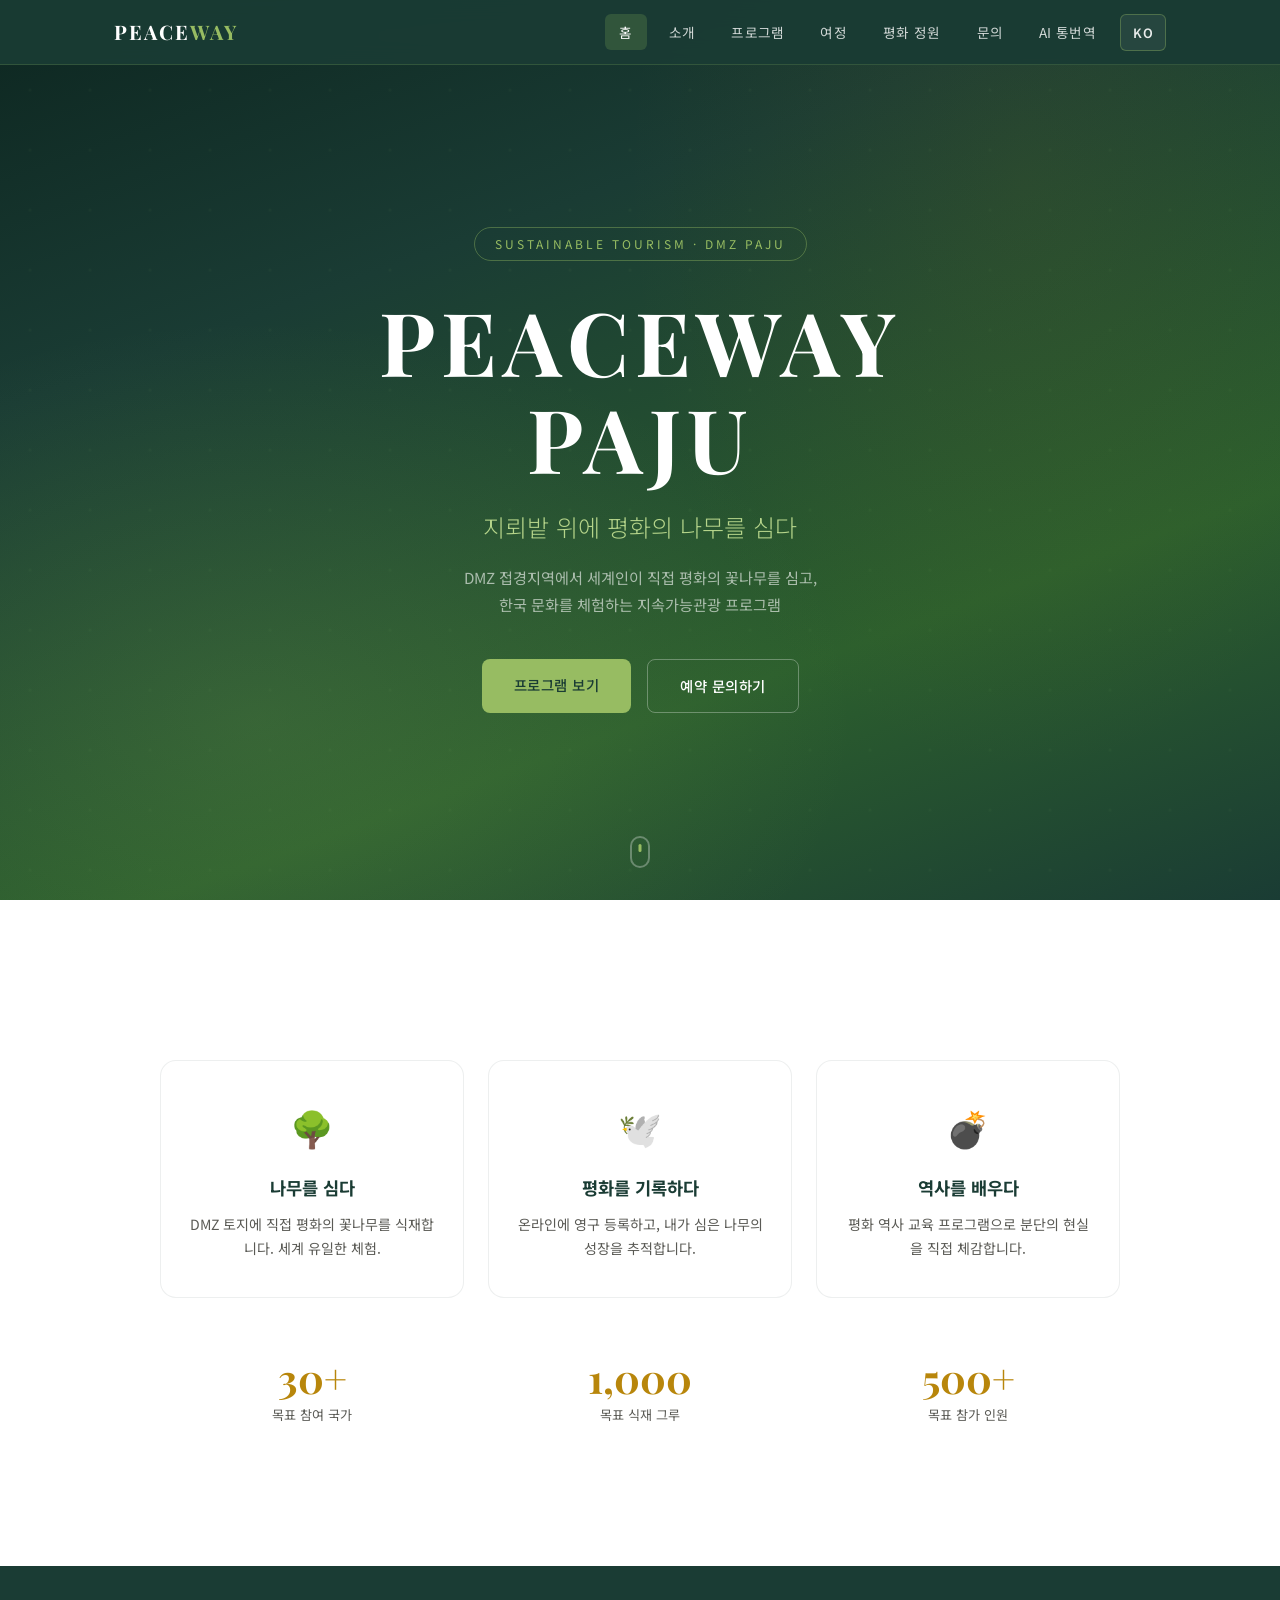
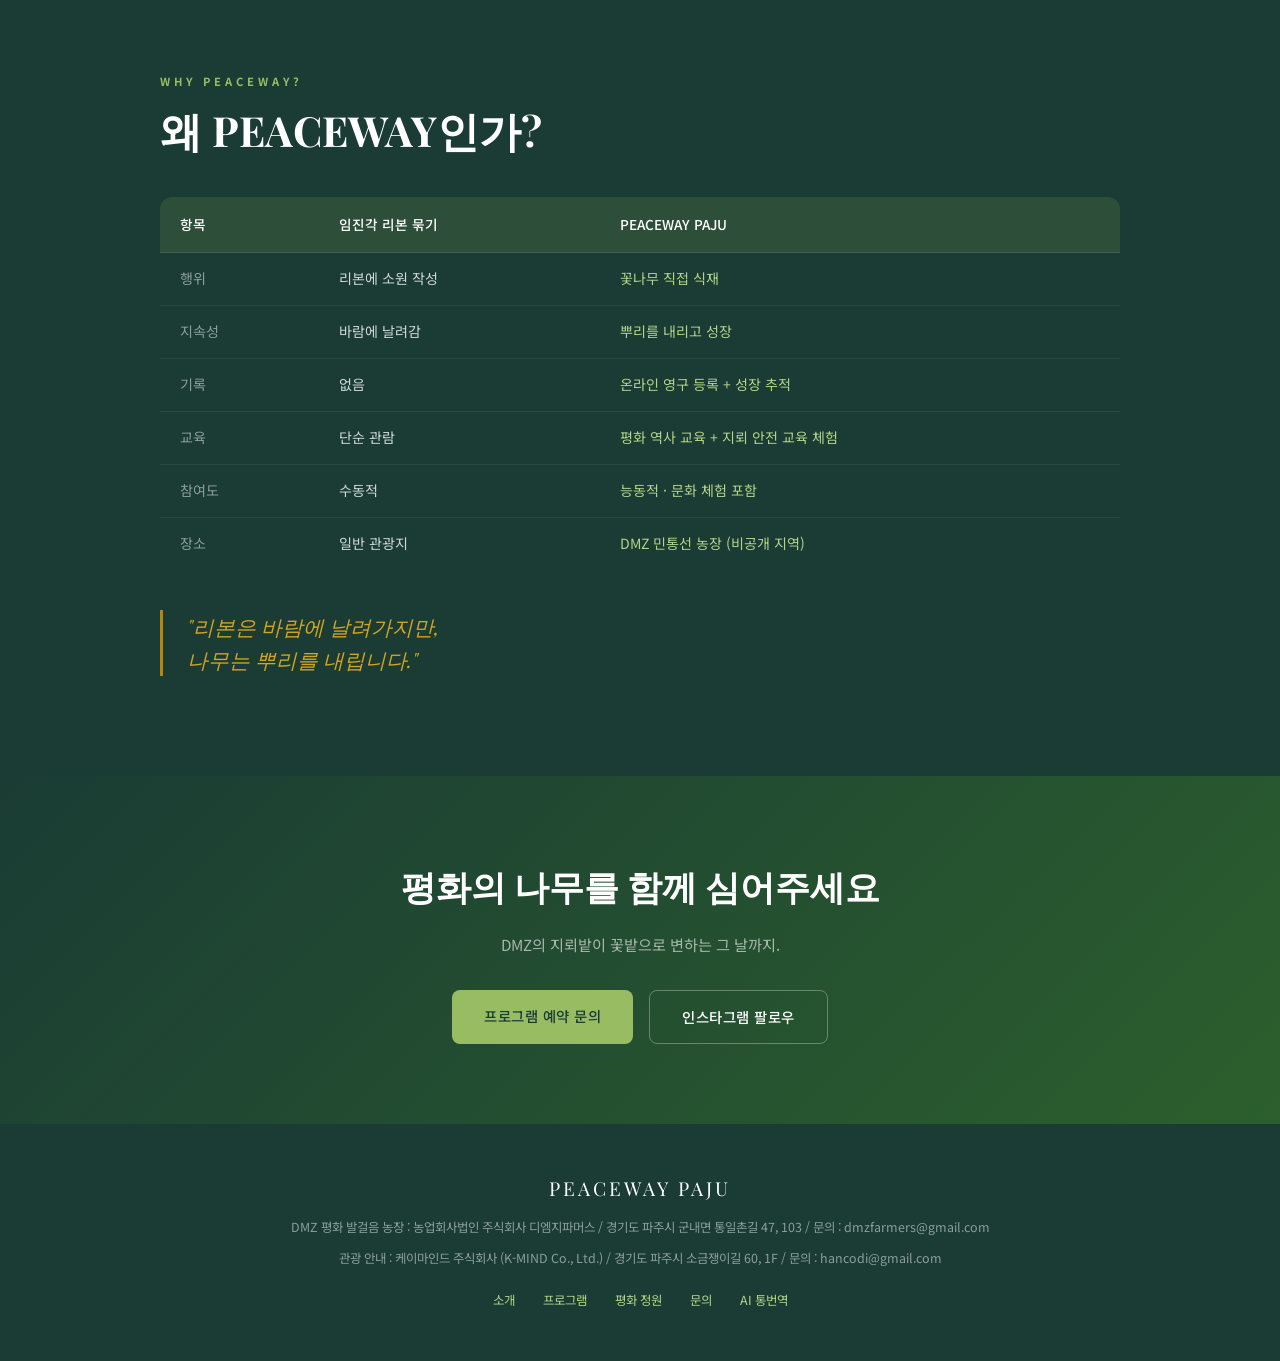
<file: index.html>
<!DOCTYPE html>
<html lang="ko" data-page="index">
<head>
<meta charset="UTF-8">
<meta name="viewport" content="width=device-width, initial-scale=1.0">
<title>PEACEWAY 파주 | DMZ 평화 나무 식재·지속가능관광 PEACEWAY PAJU</title>
<meta name="description" content="파주 DMZ 민통선에서 평화의 꽃나무를 직접 심고, 지뢰 안전 교육 체험과 한국 문화를 경험하는 공식 지속가능관광. 외국인 예약·프로그램 안내.">
<!-- SEO: 배포 전 yourdomain.com → 실제 도메인 (README.md) -->
<link rel="canonical" href="https://yourdomain.com/">
<link rel="alternate" hreflang="ko" href="https://yourdomain.com/?lang=ko">
<link rel="alternate" hreflang="en" href="https://yourdomain.com/?lang=en">
<link rel="alternate" hreflang="ja" href="https://yourdomain.com/?lang=ja">
<link rel="alternate" hreflang="zh-CN" href="https://yourdomain.com/?lang=zh-CN">
<link rel="alternate" hreflang="zh-TW" href="https://yourdomain.com/?lang=zh-TW">
<link rel="alternate" hreflang="x-default" href="https://yourdomain.com/">
<link rel="preconnect" href="https://fonts.googleapis.com">
<link href="https://fonts.googleapis.com/css2?family=Noto+Sans+KR:wght@300;400;500;700;900&family=Playfair+Display:ital,wght@0,400;0,700;1,400&display=swap" rel="stylesheet">
<link rel="stylesheet" href="css/base.css">
</head>
<body>

<nav class="nav">
  <div class="nav-inner">
    <a href="index.html" class="nav-logo">PEACE<span>WAY</span></a>
    <div class="nav-end">
      <ul class="nav-links" id="navLinks">
        <li><a href="index.html" data-i18n="nav.home">홈</a></li>
        <li><a href="about.html" data-i18n="nav.about">소개</a></li>
        <li><a href="programs.html" data-i18n="nav.programs">프로그램</a></li>
        <li><a href="journey.html" data-i18n="nav.journey">여정</a></li>
        <li><a href="garden.html" data-i18n="nav.garden">평화 정원</a></li>
        <li><a href="contact.html" data-i18n="nav.contact">문의</a></li>
        <li><a href="patent.html" data-i18n="nav.patent">AI 통번역</a></li>
      </ul>
      <div class="lang-switcher" id="langSwitcher">
        <button type="button" class="lang-current" id="langCurrent" aria-haspopup="true" aria-expanded="false">KO</button>
        <ul class="lang-dropdown" id="langDropdown">
          <li data-lang="ko" role="option" data-i18n="lang.ko">한국어</li>
          <li data-lang="en" role="option" data-i18n="lang.en">English</li>
          <li data-lang="ja" role="option" data-i18n="lang.ja">日本語</li>
          <li data-lang="zh-CN" role="option" data-i18n="lang.zhCN">简体中文</li>
          <li data-lang="zh-TW" role="option" data-i18n="lang.zhTW">繁體中文</li>
        </ul>
      </div>
      <button type="button" class="nav-mobile-toggle" id="mobileToggle" data-i18n-aria="nav.ariaMenu" aria-label="메뉴">
        <span></span><span></span><span></span>
      </button>
    </div>
  </div>
</nav>

<section class="hero">
  <div class="hero-content">
    <div class="hero-badge" data-i18n="home.hero.badge">Sustainable Tourism · DMZ Paju</div>
    <h1>PEACEWAY<br>PAJU</h1>
    <p class="hero-tagline" data-i18n="home.hero.tagline">지뢰밭 위에 평화의 나무를 심다</p>
    <p class="hero-desc" data-i18n-html="home.hero.desc">DMZ 접경지역에서 세계인이 직접 평화의 꽃나무를 심고,<br>한국 문화를 체험하는 지속가능관광 프로그램</p>
    <div class="hero-cta">
      <a href="programs.html" class="btn btn-primary" data-i18n="home.hero.btnPrograms">프로그램 보기</a>
      <a href="contact.html" class="btn btn-outline" data-i18n="home.hero.btnContact">예약 문의하기</a>
    </div>
  </div>
  <div class="scroll-indicator"><span></span></div>
</section>

<section style="background: var(--white);">
  <div class="container">
    <div class="pillars">
      <div class="pillar fade-in">
        <div class="pillar-icon">🌳</div>
        <h3 data-i18n="home.pillar1.title">나무를 심다</h3>
        <p data-i18n="home.pillar1.desc">DMZ 토지에 직접 평화의 꽃나무를 식재합니다. 세계 유일한 체험.</p>
      </div>
      <div class="pillar fade-in">
        <div class="pillar-icon">🕊️</div>
        <h3 data-i18n="home.pillar2.title">평화를 기록하다</h3>
        <p data-i18n="home.pillar2.desc">온라인에 영구 등록하고, 내가 심은 나무의 성장을 추적합니다.</p>
      </div>
      <div class="pillar fade-in">
        <div class="pillar-icon">💣</div>
        <h3 data-i18n="home.pillar3.title">역사를 배우다</h3>
        <p data-i18n="home.pillar3.desc">평화 역사 교육 프로그램으로 분단의 현실을 직접 체감합니다.</p>
      </div>
    </div>

    <div class="stats-bar fade-in">
      <div class="stat-item">
        <div class="stat-num">30+</div>
        <div class="stat-label" data-i18n="home.stat1">목표 참여 국가</div>
      </div>
      <div class="stat-item">
        <div class="stat-num">1,000</div>
        <div class="stat-label" data-i18n="home.stat2">목표 식재 그루</div>
      </div>
      <div class="stat-item">
        <div class="stat-num">500+</div>
        <div class="stat-label" data-i18n="home.stat3">목표 참가 인원</div>
      </div>
    </div>
  </div>
</section>

<section class="compare-section">
  <div class="container">
    <span class="section-label" data-i18n="home.compare.label">Why PEACEWAY?</span>
    <h2 class="section-title" data-i18n="home.compare.title">왜 PEACEWAY인가?</h2>
    <table class="compare-table fade-in">
      <thead>
        <tr>
          <th data-i18n="home.compare.hItem">항목</th>
          <th data-i18n="home.compare.hRibbon">임진각 리본 묶기</th>
          <th data-i18n="home.compare.hPaju">PEACEWAY PAJU</th>
        </tr>
      </thead>
      <tbody>
        <tr>
          <td data-i18n="home.compare.c11">행위</td>
          <td data-i18n="home.compare.c12">리본에 소원 작성</td>
          <td data-i18n="home.compare.c13">꽃나무 직접 식재</td>
        </tr>
        <tr>
          <td data-i18n="home.compare.c21">지속성</td>
          <td data-i18n="home.compare.c22">바람에 날려감</td>
          <td data-i18n="home.compare.c23">뿌리를 내리고 성장</td>
        </tr>
        <tr>
          <td data-i18n="home.compare.c31">기록</td>
          <td data-i18n="home.compare.c32">없음</td>
          <td data-i18n="home.compare.c33">온라인 영구 등록 + 성장 추적</td>
        </tr>
        <tr>
          <td data-i18n="home.compare.c41">교육</td>
          <td data-i18n="home.compare.c42">단순 관람</td>
          <td data-i18n="home.compare.c43">평화 역사 교육 + 지뢰 체험</td>
        </tr>
        <tr>
          <td data-i18n="home.compare.c51">참여도</td>
          <td data-i18n="home.compare.c52">수동적</td>
          <td data-i18n="home.compare.c53">능동적 · 문화 체험 포함</td>
        </tr>
        <tr>
          <td data-i18n="home.compare.c61">장소</td>
          <td data-i18n="home.compare.c62">일반 관광지</td>
          <td data-i18n="home.compare.c63">DMZ 민통선 농장 (비공개 지역)</td>
        </tr>
      </tbody>
    </table>
    <div class="compare-quote fade-in" data-i18n-html="compare.quote">
      "리본은 바람에 날려가지만,<br>나무는 뿌리를 내립니다."
    </div>
  </div>
</section>

<section style="background: linear-gradient(135deg, var(--forest) 0%, var(--forest-light) 100%); text-align:center; padding: 80px 24px;">
  <div class="container">
    <h2 style="font-family:'Playfair Display',serif; font-size:clamp(1.6rem,3.5vw,2.2rem); color:var(--white); margin-bottom:16px;" data-i18n="home.cta.title">평화의 나무를 함께 심어주세요</h2>
    <p style="color:rgba(255,255,255,0.6); margin-bottom:32px; font-size:0.95rem;" data-i18n="home.cta.subtitle">DMZ의 지뢰밭이 꽃밭으로 변하는 그 날까지.</p>
    <div style="display:flex; gap:16px; justify-content:center; flex-wrap:wrap;">
      <a href="contact.html" class="btn btn-primary" data-i18n="home.cta.btnInquiry">프로그램 예약 문의</a>
      <a href="#" class="btn btn-outline" data-i18n="home.cta.btnInstagram">인스타그램 팔로우</a>
    </div>
  </div>
</section>

<footer class="footer">
  <div class="footer-logo">PEACEWAY PAJU</div>
  <p data-i18n="footer.copyright">© 2026 PEACEWAY PAJU</p>
  <p data-i18n="footer.company">케이마인드 주식회사 (K-MIND Co., Ltd.)</p>
  <p class="footer-location-farm" data-i18n="footer.locationFarm">DMZ 평화 발걸음 농장 : 농업회사법인 주식회사 디엠지파머스 / 경기도 파주시 군내면 통일촌길 47, 103 / 문의 : dmzfarmers@gmail.com</p>
  <p class="footer-location-tour" data-i18n="footer.locationTour">관광 안내 : 케이마인드 주식회사 (K-MIND Co., Ltd.) / 경기도 파주시 소금쟁이길 60, 1F / 문의 : hancodi@gmail.com</p>
  <div class="footer-links">
    <a href="about.html" data-i18n="nav.about">소개</a>
    <a href="programs.html" data-i18n="nav.programs">프로그램</a>
    <a href="garden.html" data-i18n="nav.garden">평화 정원</a>
    <a href="contact.html" data-i18n="nav.contact">문의</a>
    <a href="patent.html" data-i18n="nav.patent">AI 통번역</a>
  </div>
</footer>

<script src="js/i18n.js" defer></script>
<script src="js/main.js" defer></script>
</body>
</html>
</file>
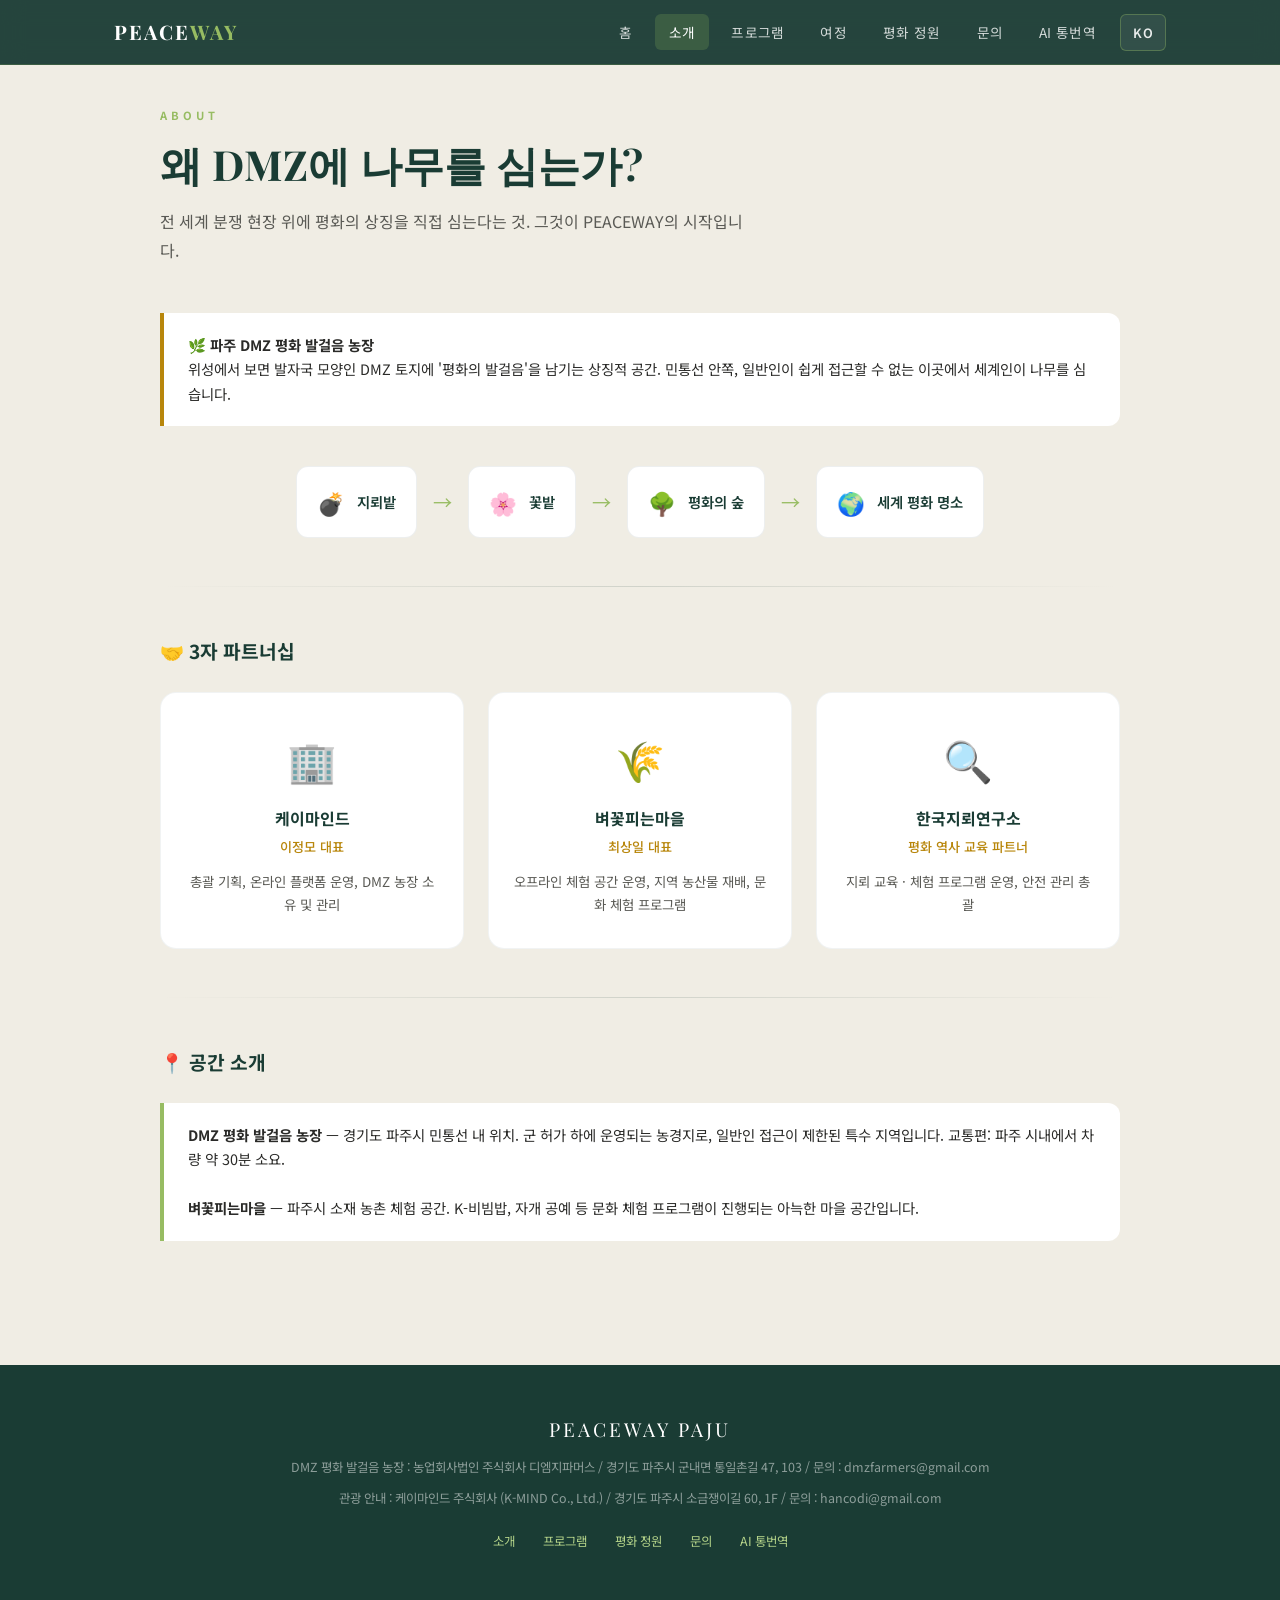
<file: about.html>
<!DOCTYPE html>
<html lang="ko" data-page="about">
<head>
<meta charset="UTF-8">
<meta name="viewport" content="width=device-width, initial-scale=1.0">
<title>PEACEWAY 파주 소개 | DMZ 평화 발걸음 농장·파트너십</title>
<meta name="description" content="민통선 내 DMZ 평화 발걸음 농장, 벼꽃피는마을, 한국지뢰연구소 3자 파트너십과 체험 공간을 소개합니다. PEACEWAY 파주 평화 관광 프로젝트.">
<!-- SEO: 배포 전 yourdomain.com → 실제 도메인 (README.md) -->
<link rel="canonical" href="https://yourdomain.com/about.html">
<link rel="alternate" hreflang="ko" href="https://yourdomain.com/about.html?lang=ko">
<link rel="alternate" hreflang="en" href="https://yourdomain.com/about.html?lang=en">
<link rel="alternate" hreflang="ja" href="https://yourdomain.com/about.html?lang=ja">
<link rel="alternate" hreflang="zh-CN" href="https://yourdomain.com/about.html?lang=zh-CN">
<link rel="alternate" hreflang="zh-TW" href="https://yourdomain.com/about.html?lang=zh-TW">
<link rel="alternate" hreflang="x-default" href="https://yourdomain.com/about.html">
<link rel="preconnect" href="https://fonts.googleapis.com">
<link href="https://fonts.googleapis.com/css2?family=Noto+Sans+KR:wght@300;400;500;700;900&family=Playfair+Display:ital,wght@0,400;0,700;1,400&display=swap" rel="stylesheet">
<link rel="stylesheet" href="css/base.css">
</head>
<body>

<nav class="nav">
  <div class="nav-inner">
    <a href="index.html" class="nav-logo">PEACE<span>WAY</span></a>
    <div class="nav-end">
      <ul class="nav-links" id="navLinks">
        <li><a href="index.html" data-i18n="nav.home">홈</a></li>
        <li><a href="about.html" data-i18n="nav.about">소개</a></li>
        <li><a href="programs.html" data-i18n="nav.programs">프로그램</a></li>
        <li><a href="journey.html" data-i18n="nav.journey">여정</a></li>
        <li><a href="garden.html" data-i18n="nav.garden">평화 정원</a></li>
        <li><a href="contact.html" data-i18n="nav.contact">문의</a></li>
        <li><a href="patent.html" data-i18n="nav.patent">AI 통번역</a></li>
      </ul>
      <div class="lang-switcher" id="langSwitcher">
        <button type="button" class="lang-current" id="langCurrent" aria-haspopup="true" aria-expanded="false">KO</button>
        <ul class="lang-dropdown" id="langDropdown">
          <li data-lang="ko" role="option" data-i18n="lang.ko">한국어</li>
          <li data-lang="en" role="option" data-i18n="lang.en">English</li>
          <li data-lang="ja" role="option" data-i18n="lang.ja">日本語</li>
          <li data-lang="zh-CN" role="option" data-i18n="lang.zhCN">简体中文</li>
          <li data-lang="zh-TW" role="option" data-i18n="lang.zhTW">繁體中文</li>
        </ul>
      </div>
      <button type="button" class="nav-mobile-toggle" id="mobileToggle" data-i18n-aria="nav.ariaMenu" aria-label="메뉴">
        <span></span><span></span><span></span>
      </button>
    </div>
  </div>
</nav>

<section class="story-section">
  <div class="container">
    <span class="section-label" data-i18n="about.label">About</span>
    <h2 class="section-title" data-i18n="about.title">왜 DMZ에 나무를 심는가?</h2>
    <p class="section-subtitle" data-i18n="about.subtitle">전 세계 분쟁 현장 위에 평화의 상징을 직접 심는다는 것. 그것이 PEACEWAY의 시작입니다.</p>

    <div class="callout gold fade-in">
      <strong data-i18n="about.calloutTitle">🌿 파주 DMZ 평화 발걸음 농장</strong><br>
      <span data-i18n="about.calloutBody">위성에서 보면 발자국 모양인 DMZ 토지에 '평화의 발걸음'을 남기는 상징적 공간. 민통선 안쪽, 일반인이 쉽게 접근할 수 없는 이곳에서 세계인이 나무를 심습니다.</span>
    </div>

    <div class="story-flow fade-in">
      <div class="story-flow-item"><span class="icon">💣</span><span class="text" data-i18n="about.flow1">지뢰밭</span></div>
      <span class="story-flow-arrow">→</span>
      <div class="story-flow-item"><span class="icon">🌸</span><span class="text" data-i18n="about.flow2">꽃밭</span></div>
      <span class="story-flow-arrow">→</span>
      <div class="story-flow-item"><span class="icon">🌳</span><span class="text" data-i18n="about.flow3">평화의 숲</span></div>
      <span class="story-flow-arrow">→</span>
      <div class="story-flow-item"><span class="icon">🌍</span><span class="text" data-i18n="about.flow4">세계 평화 명소</span></div>
    </div>

    <div class="divider"></div>

    <h3 style="font-size:1.2rem; color:var(--forest); margin-bottom:24px;" data-i18n="about.partnersTitle">🤝 3자 파트너십</h3>
    <div class="partners-grid fade-in">
      <div class="partner-card">
        <div class="emoji">🏢</div>
        <h4 data-i18n="about.partner1.name">케이마인드</h4>
        <div class="name" data-i18n="about.partner1.role">이정모 대표</div>
        <p data-i18n="about.partner1.desc">총괄 기획, 온라인 플랫폼 운영, DMZ 농장 소유 및 관리</p>
      </div>
      <div class="partner-card">
        <div class="emoji">🌾</div>
        <h4 data-i18n="about.partner2.name">벼꽃피는마을</h4>
        <div class="name" data-i18n="about.partner2.role">최상일 대표</div>
        <p data-i18n="about.partner2.desc">오프라인 체험 공간 운영, 지역 농산물 재배, 문화 체험 프로그램</p>
      </div>
      <div class="partner-card">
        <div class="emoji">🔍</div>
        <h4 data-i18n="about.partner3.name">한국지뢰연구소</h4>
        <div class="name" data-i18n="about.partner3.role">평화 역사 교육 파트너</div>
        <p data-i18n="about.partner3.desc">지뢰 교육 · 체험 프로그램 운영, 안전 관리 총괄</p>
      </div>
    </div>

    <div class="divider"></div>

    <h3 style="font-size:1.2rem; color:var(--forest); margin-bottom:16px;" data-i18n="about.spaceTitle">📍 공간 소개</h3>
    <div class="callout fade-in" data-i18n-html="about.spaceBody">
      <strong>DMZ 평화 발걸음 농장</strong> — 경기도 파주시 민통선 내 위치. 군 허가 하에 운영되는 농경지로, 일반인 접근이 제한된 특수 지역입니다. 교통편: 파주 시내에서 차량 약 30분 소요.<br><br>
      <strong>벼꽃피는마을</strong> — 파주시 소재 농촌 체험 공간. K-비빔밥, 자개 공예 등 문화 체험 프로그램이 진행되는 아늑한 마을 공간입니다.
    </div>
  </div>
</section>

<footer class="footer">
  <div class="footer-logo">PEACEWAY PAJU</div>
  <p data-i18n="footer.copyright">© 2026 PEACEWAY PAJU</p>
  <p data-i18n="footer.company">케이마인드 주식회사 (K-MIND Co., Ltd.)</p>
  <p class="footer-location-farm" data-i18n="footer.locationFarm">DMZ 평화 발걸음 농장 : 농업회사법인 주식회사 디엠지파머스 / 경기도 파주시 군내면 통일촌길 47, 103 / 문의 : dmzfarmers@gmail.com</p>
  <p class="footer-location-tour" data-i18n="footer.locationTour">관광 안내 : 케이마인드 주식회사 (K-MIND Co., Ltd.) / 경기도 파주시 소금쟁이길 60, 1F / 문의 : hancodi@gmail.com</p>
  <div class="footer-links">
    <a href="about.html" data-i18n="nav.about">소개</a>
    <a href="programs.html" data-i18n="nav.programs">프로그램</a>
    <a href="garden.html" data-i18n="nav.garden">평화 정원</a>
    <a href="contact.html" data-i18n="nav.contact">문의</a>
    <a href="patent.html" data-i18n="nav.patent">AI 통번역</a>
  </div>
</footer>

<script src="js/i18n.js" defer></script>
<script src="js/main.js" defer></script>
</body>
</html>
</file>
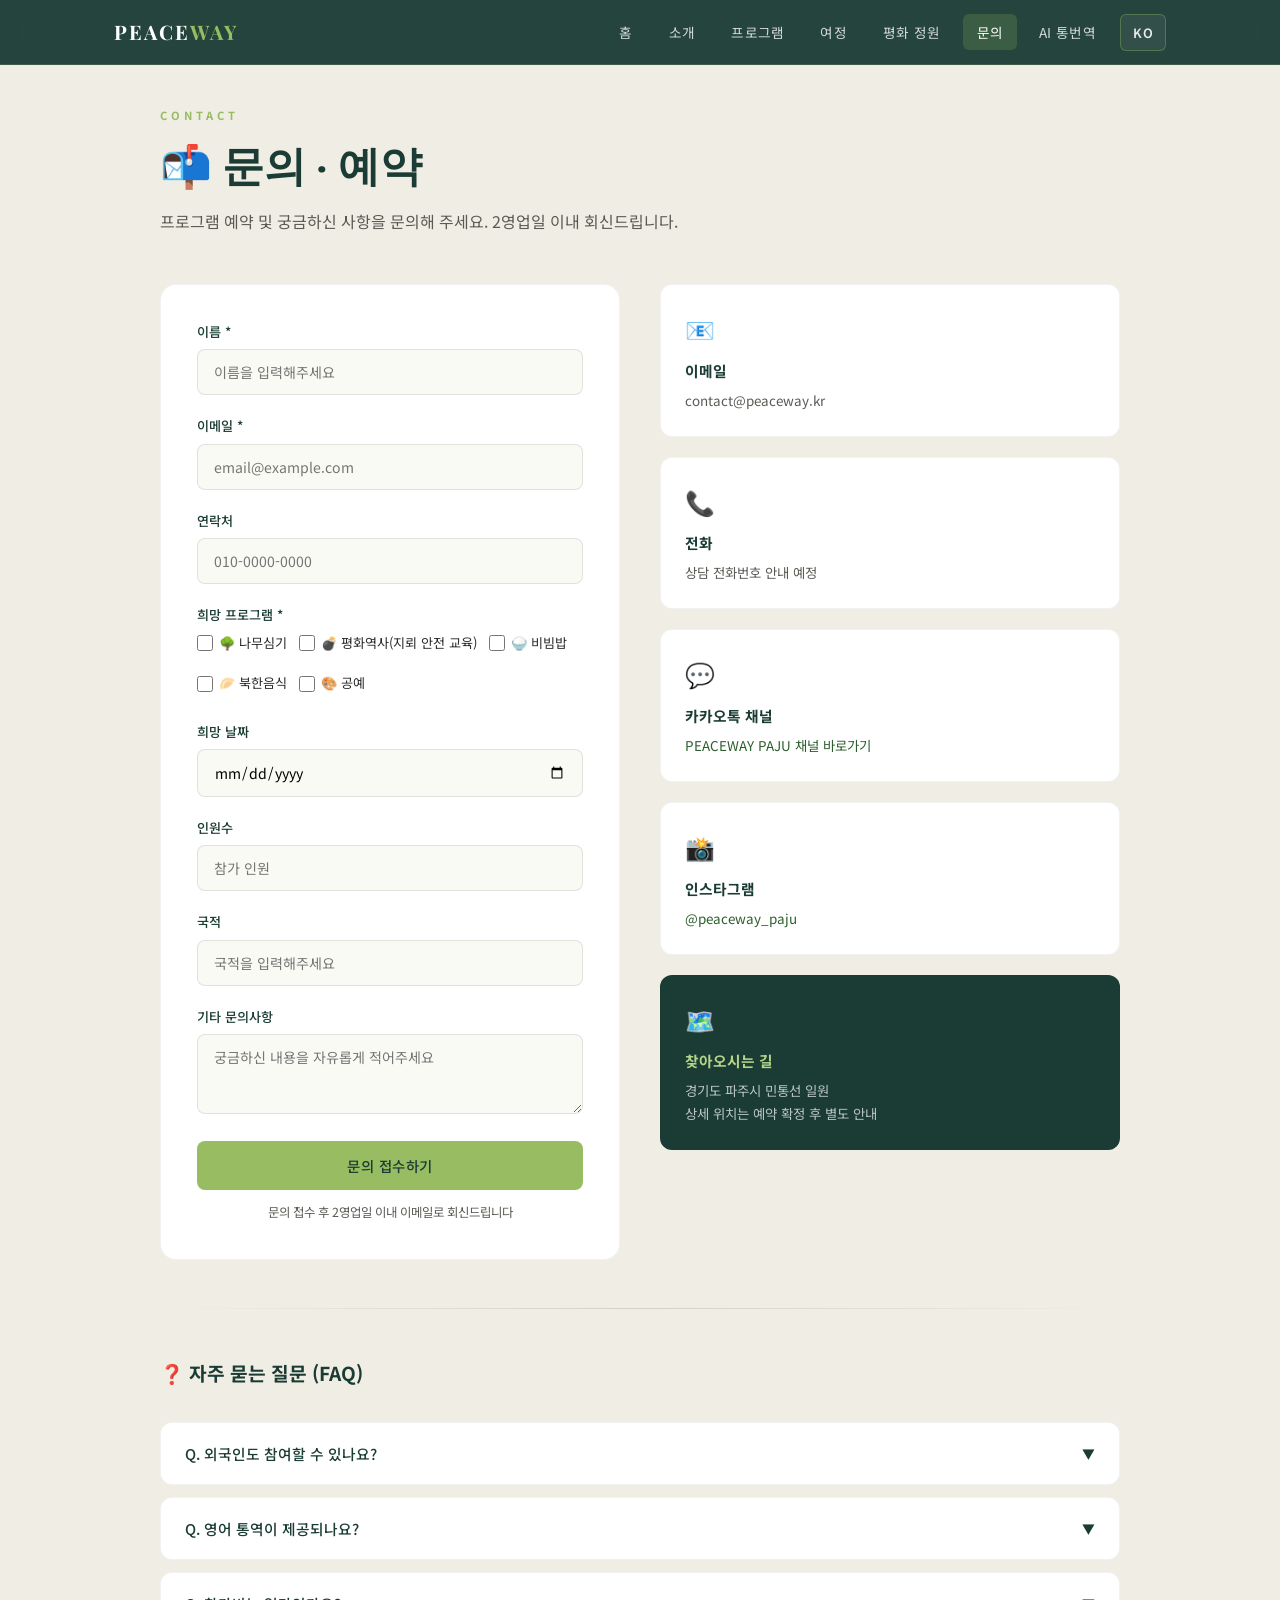
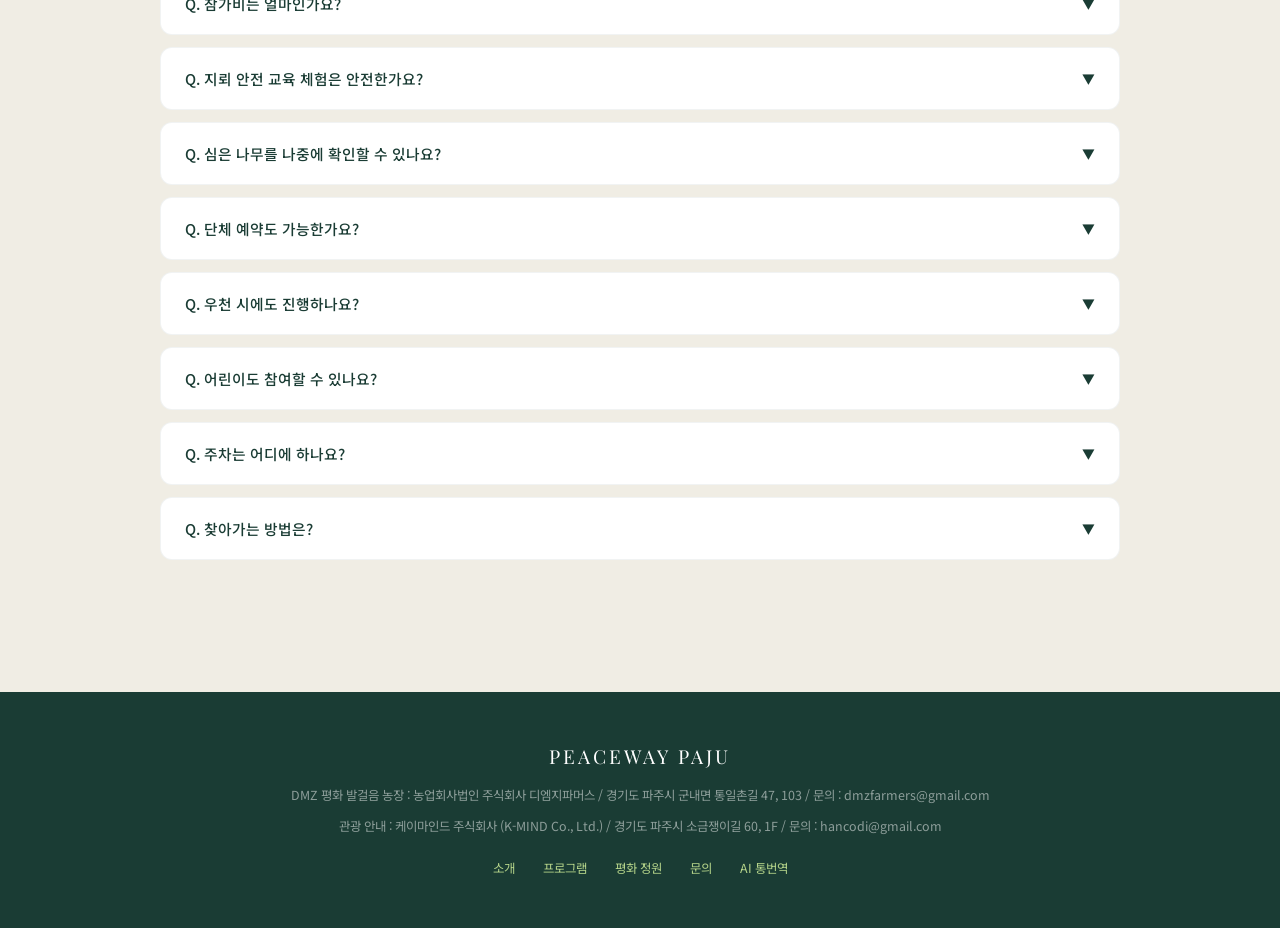
<file: contact.html>
<!DOCTYPE html>
<html lang="ko" data-page="contact">
<head>
<meta charset="UTF-8">
<meta name="viewport" content="width=device-width, initial-scale=1.0">
<title>PEACEWAY 파주 문의·예약 | DMZ 프로그램 FAQ</title>
<meta name="description" content="파주 DMZ 프로그램 예약·견적 문의, 참가 조건·안전·교통 FAQ. PEACEWAY PAJU 공식 연락처로 신청하세요.">
<!-- SEO: 배포 전 yourdomain.com → 실제 도메인 (README.md) -->
<link rel="canonical" href="https://yourdomain.com/contact.html">
<link rel="alternate" hreflang="ko" href="https://yourdomain.com/contact.html?lang=ko">
<link rel="alternate" hreflang="en" href="https://yourdomain.com/contact.html?lang=en">
<link rel="alternate" hreflang="ja" href="https://yourdomain.com/contact.html?lang=ja">
<link rel="alternate" hreflang="zh-CN" href="https://yourdomain.com/contact.html?lang=zh-CN">
<link rel="alternate" hreflang="zh-TW" href="https://yourdomain.com/contact.html?lang=zh-TW">
<link rel="alternate" hreflang="x-default" href="https://yourdomain.com/contact.html">
<link rel="preconnect" href="https://fonts.googleapis.com">
<link href="https://fonts.googleapis.com/css2?family=Noto+Sans+KR:wght@300;400;500;700;900&family=Playfair+Display:ital,wght@0,400;0,700;1,400&display=swap" rel="stylesheet">
<link rel="stylesheet" href="css/base.css">
</head>
<body>

<nav class="nav">
  <div class="nav-inner">
    <a href="index.html" class="nav-logo">PEACE<span>WAY</span></a>
    <div class="nav-end">
      <ul class="nav-links" id="navLinks">
        <li><a href="index.html" data-i18n="nav.home">홈</a></li>
        <li><a href="about.html" data-i18n="nav.about">소개</a></li>
        <li><a href="programs.html" data-i18n="nav.programs">프로그램</a></li>
        <li><a href="journey.html" data-i18n="nav.journey">여정</a></li>
        <li><a href="garden.html" data-i18n="nav.garden">평화 정원</a></li>
        <li><a href="contact.html" data-i18n="nav.contact">문의</a></li>
        <li><a href="patent.html" data-i18n="nav.patent">AI 통번역</a></li>
      </ul>
      <div class="lang-switcher" id="langSwitcher">
        <button type="button" class="lang-current" id="langCurrent" aria-haspopup="true" aria-expanded="false">KO</button>
        <ul class="lang-dropdown" id="langDropdown">
          <li data-lang="ko" role="option" data-i18n="lang.ko">한국어</li>
          <li data-lang="en" role="option" data-i18n="lang.en">English</li>
          <li data-lang="ja" role="option" data-i18n="lang.ja">日本語</li>
          <li data-lang="zh-CN" role="option" data-i18n="lang.zhCN">简体中文</li>
          <li data-lang="zh-TW" role="option" data-i18n="lang.zhTW">繁體中文</li>
        </ul>
      </div>
      <button type="button" class="nav-mobile-toggle" id="mobileToggle" data-i18n-aria="nav.ariaMenu" aria-label="메뉴">
        <span></span><span></span><span></span>
      </button>
    </div>
  </div>
</nav>

<section class="contact-section">
  <div class="container">
    <span class="section-label" data-i18n="contact.label">Contact</span>
    <h2 class="section-title" data-i18n="contact.title">📬 문의 · 예약</h2>
    <p class="section-subtitle" data-i18n="contact.subtitle">프로그램 예약 및 궁금하신 사항을 문의해 주세요. 2영업일 이내 회신드립니다.</p>

    <div class="contact-grid fade-in">
      <form class="contact-form" novalidate>
        <div class="form-group">
          <label for="contactName" data-i18n="contact.form.name">이름 *</label>
          <input type="text" id="contactName" name="name" maxlength="120" autocomplete="name" data-i18n-placeholder="contact.form.namePh" placeholder="이름을 입력해주세요">
        </div>
        <div class="form-group">
          <label for="contactEmail" data-i18n="contact.form.email">이메일 *</label>
          <input type="email" id="contactEmail" name="email" maxlength="254" autocomplete="email" data-i18n-placeholder="contact.form.emailPh" placeholder="email@example.com">
        </div>
        <div class="form-group">
          <label for="contactPhone" data-i18n="contact.form.phone">연락처</label>
          <input type="tel" id="contactPhone" name="phone" maxlength="80" autocomplete="tel" data-i18n-placeholder="contact.form.phonePh" placeholder="010-0000-0000">
        </div>
        <div class="form-group">
          <label data-i18n="contact.form.programs">희망 프로그램 *</label>
          <div class="checkbox-group" role="group" aria-label="Programs">
            <label><input type="checkbox" name="program" value="tree"> <span data-i18n="contact.form.cbTree">🌳 나무심기</span></label>
            <label><input type="checkbox" name="program" value="mine"> <span data-i18n="contact.form.cbMine">💣 평화역사(지뢰교육)</span></label>
            <label><input type="checkbox" name="program" value="bibim"> <span data-i18n="contact.form.cbBibim">🍚 비빔밥</span></label>
            <label><input type="checkbox" name="program" value="nk"> <span data-i18n="contact.form.cbNK">🥟 북한음식</span></label>
            <label><input type="checkbox" name="program" value="craft"> <span data-i18n="contact.form.cbCraft">🎨 공예</span></label>
          </div>
        </div>
        <div class="form-group">
          <label for="contactDate" data-i18n="contact.form.date">희망 날짜</label>
          <input type="date" id="contactDate" name="preferredDate">
        </div>
        <div class="form-group">
          <label for="contactPartySize" data-i18n="contact.form.num">인원수</label>
          <input type="number" id="contactPartySize" name="partySize" min="1" data-i18n-placeholder="contact.form.numPh" placeholder="참가 인원">
        </div>
        <div class="form-group">
          <label for="contactCountry" data-i18n="contact.form.country">국적</label>
          <input type="text" id="contactCountry" name="nationality" maxlength="80" autocomplete="country-name" data-i18n-placeholder="contact.form.countryPh" placeholder="국적을 입력해주세요">
        </div>
        <div class="form-group">
          <label for="contactMessage" data-i18n="contact.form.note">기타 문의사항</label>
          <textarea id="contactMessage" name="message" maxlength="8000" data-i18n-placeholder="contact.form.notePh" placeholder="궁금하신 내용을 자유롭게 적어주세요"></textarea>
        </div>
        <div class="contact-form-honeypot" aria-hidden="true">
          <label for="contactWebsite">Website</label>
          <input type="text" id="contactWebsite" name="website" tabindex="-1" autocomplete="off">
        </div>
        <div id="contactFormFeedback" class="contact-form-feedback" role="status" aria-live="polite" hidden></div>
        <button type="submit" class="btn btn-primary" style="width:100%;" id="contactFormSubmit" data-i18n="contact.form.submit">문의 접수하기</button>
        <p style="font-size:0.78rem; color:var(--text-light); margin-top:12px; text-align:center;" data-i18n="contact.form.footnote">
          문의 접수 후 2영업일 이내 이메일로 회신드립니다
        </p>
      </form>
      <div class="contact-info">
        <div class="contact-card">
          <div class="icon">📧</div>
          <h4 data-i18n="contact.cardEmail">이메일</h4>
          <p>contact@peaceway.kr</p>
        </div>
        <div class="contact-card">
          <div class="icon">📞</div>
          <h4 data-i18n="contact.cardPhone">전화</h4>
          <p data-i18n="contact.cardPhoneP">상담 전화번호 안내 예정</p>
        </div>
        <div class="contact-card">
          <div class="icon">💬</div>
          <h4 data-i18n="contact.cardKakao">카카오톡 채널</h4>
          <p><a href="#" data-i18n="contact.cardKakaoL">PEACEWAY PAJU 채널 바로가기</a></p>
        </div>
        <div class="contact-card">
          <div class="icon">📸</div>
          <h4 data-i18n="contact.cardInsta">인스타그램</h4>
          <p><a href="#">@peaceway_paju</a></p>
        </div>
        <div class="contact-card" style="background:var(--forest); color:var(--white);">
          <div class="icon">🗺️</div>
          <h4 style="color:var(--sprout-light);" data-i18n="contact.cardMap">찾아오시는 길</h4>
          <p style="color:rgba(255,255,255,0.7);" data-i18n-html="contact.cardMapHtml">경기도 파주시 민통선 일원<br>상세 위치는 예약 확정 후 별도 안내</p>
        </div>
      </div>
    </div>

    <div class="divider"></div>

    <h3 style="font-size:1.2rem; color:var(--forest); margin-bottom:24px;" data-i18n="contact.faqTitle">❓ 자주 묻는 질문 (FAQ)</h3>
    <div class="faq-list fade-in">
      <div class="faq-item">
        <div class="faq-q" onclick="toggleFaq(this)"><span data-i18n="contact.faq1q">Q. 외국인도 참여할 수 있나요?</span> <span class="arrow">▼</span></div>
        <div class="faq-a"><div class="faq-a-inner" data-i18n="contact.faq1a">네, 외국인 관광객을 위해 기획된 프로그램입니다. 다만 민통선 지역 특성상 사전 예약과 신분 확인이 필요합니다.</div></div>
      </div>
      <div class="faq-item">
        <div class="faq-q" onclick="toggleFaq(this)"><span data-i18n="contact.faq2q">Q. 영어 통역이 제공되나요?</span> <span class="arrow">▼</span></div>
        <div class="faq-a"><div class="faq-a-inner" data-i18n="contact.faq2a">기본 영어 안내가 제공되며, 단체 예약 시 전문 통역 서비스 배치가 가능합니다. AI 실시간 통번역 시스템도 도입 예정입니다.</div></div>
      </div>
      <div class="faq-item">
        <div class="faq-q" onclick="toggleFaq(this)"><span data-i18n="contact.faq3q">Q. 참가비는 얼마인가요?</span> <span class="arrow">▼</span></div>
        <div class="faq-a"><div class="faq-a-inner" data-i18n="contact.faq3a">프로그램 구성 및 인원에 따라 차등 적용됩니다. 문의 양식을 통해 상세 견적을 안내드립니다.</div></div>
      </div>
      <div class="faq-item">
        <div class="faq-q" onclick="toggleFaq(this)"><span data-i18n="contact.faq4q">Q. 지뢰 교육 체험은 안전한가요?</span> <span class="arrow">▼</span></div>
        <div class="faq-a"><div class="faq-a-inner" data-i18n="contact.faq4a">완전히 안전합니다. 교육용 지뢰 모형만 사용하며, 한국지뢰연구소 전문가가 안전을 관리합니다.</div></div>
      </div>
      <div class="faq-item">
        <div class="faq-q" onclick="toggleFaq(this)"><span data-i18n="contact.faq5q">Q. 심은 나무를 나중에 확인할 수 있나요?</span> <span class="arrow">▼</span></div>
        <div class="faq-a"><div class="faq-a-inner" data-i18n="contact.faq5a">네, 2단계에서 온라인 추적 시스템이 구축되면 GPS 위치와 성장 사진을 통해 내 나무를 확인하실 수 있습니다.</div></div>
      </div>
      <div class="faq-item">
        <div class="faq-q" onclick="toggleFaq(this)"><span data-i18n="contact.faq6q">Q. 단체 예약도 가능한가요?</span> <span class="arrow">▼</span></div>
        <div class="faq-a"><div class="faq-a-inner" data-i18n="contact.faq6a">네, 10명 이상 단체 예약을 환영합니다. 기업 워크숍, 학교 현장학습 등 맞춤 프로그램 구성이 가능합니다.</div></div>
      </div>
      <div class="faq-item">
        <div class="faq-q" onclick="toggleFaq(this)"><span data-i18n="contact.faq7q">Q. 우천 시에도 진행하나요?</span> <span class="arrow">▼</span></div>
        <div class="faq-a"><div class="faq-a-inner" data-i18n="contact.faq7a">경미한 비의 경우 우비를 준비하여 진행하며, 악천후 시에는 일정을 변경해 드립니다.</div></div>
      </div>
      <div class="faq-item">
        <div class="faq-q" onclick="toggleFaq(this)"><span data-i18n="contact.faq8q">Q. 어린이도 참여할 수 있나요?</span> <span class="arrow">▼</span></div>
        <div class="faq-a"><div class="faq-a-inner" data-i18n="contact.faq8a">만 7세 이상 어린이의 참여가 가능하며, 보호자 동반이 필요합니다.</div></div>
      </div>
      <div class="faq-item">
        <div class="faq-q" onclick="toggleFaq(this)"><span data-i18n="contact.faq9q">Q. 주차는 어디에 하나요?</span> <span class="arrow">▼</span></div>
        <div class="faq-a"><div class="faq-a-inner" data-i18n="contact.faq9a">체험 장소 인근 지정 주차장을 이용하실 수 있습니다. 상세 위치는 예약 확정 후 안내드립니다.</div></div>
      </div>
      <div class="faq-item">
        <div class="faq-q" onclick="toggleFaq(this)"><span data-i18n="contact.faq10q">Q. 찾아가는 방법은?</span> <span class="arrow">▼</span></div>
        <div class="faq-a"><div class="faq-a-inner" data-i18n="contact.faq10a">파주 시내에서 차량 약 30분 소요됩니다. 민통선 진입을 위해 사전 허가가 필요하므로, 예약 시 상세 교통편을 안내드립니다. 단체의 경우 셔틀 운행도 가능합니다.</div></div>
      </div>
    </div>
  </div>
</section>

<footer class="footer">
  <div class="footer-logo">PEACEWAY PAJU</div>
  <p data-i18n="footer.copyright">© 2026 PEACEWAY PAJU</p>
  <p data-i18n="footer.company">케이마인드 주식회사 (K-MIND Co., Ltd.)</p>
  <p class="footer-location-farm" data-i18n="footer.locationFarm">DMZ 평화 발걸음 농장 : 농업회사법인 주식회사 디엠지파머스 / 경기도 파주시 군내면 통일촌길 47, 103 / 문의 : dmzfarmers@gmail.com</p>
  <p class="footer-location-tour" data-i18n="footer.locationTour">관광 안내 : 케이마인드 주식회사 (K-MIND Co., Ltd.) / 경기도 파주시 소금쟁이길 60, 1F / 문의 : hancodi@gmail.com</p>
  <div class="footer-links">
    <a href="about.html" data-i18n="nav.about">소개</a>
    <a href="programs.html" data-i18n="nav.programs">프로그램</a>
    <a href="garden.html" data-i18n="nav.garden">평화 정원</a>
    <a href="contact.html" data-i18n="nav.contact">문의</a>
    <a href="patent.html" data-i18n="nav.patent">AI 통번역</a>
  </div>
</footer>

<script src="js/i18n.js" defer></script>
<script src="js/main.js" defer></script>
<script src="js/contact-form.js" defer></script>
</body>
</html>
</file>
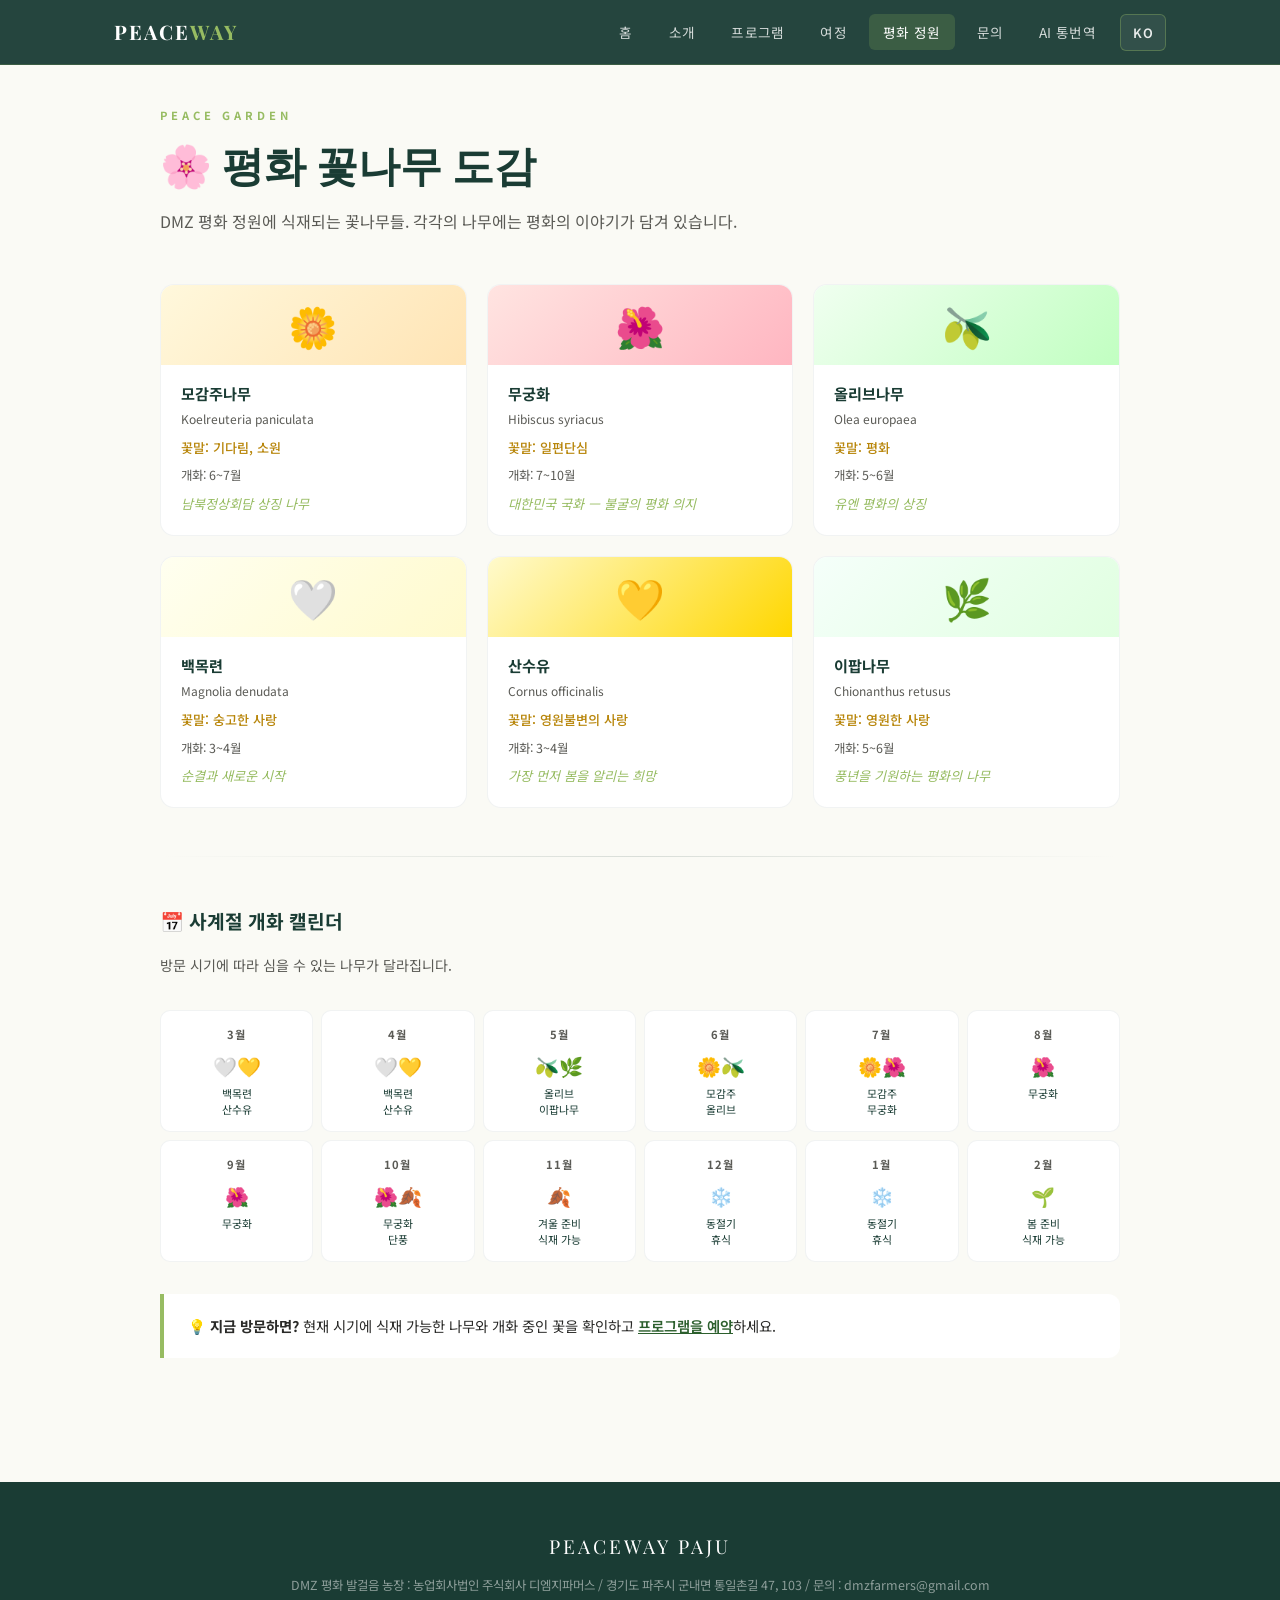
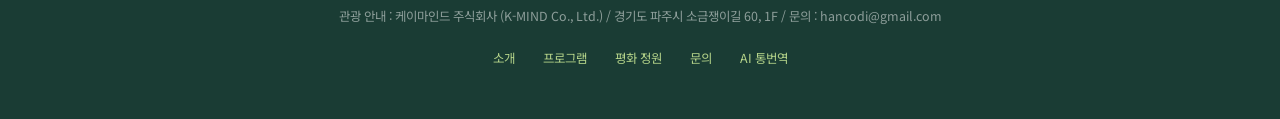
<file: garden.html>
<!DOCTYPE html>
<html lang="ko" data-page="garden">
<head>
<meta charset="UTF-8">
<meta name="viewport" content="width=device-width, initial-scale=1.0">
<title>PEACEWAY 파주 평화 정원 | 꽃나무 도감·사계절 개화</title>
<meta name="description" content="DMZ 평화 정원에 식재되는 꽃나무의 상징·꽃말·개화 시기와 사계절 개화 캘린더. 방문 시기별 식재 가능 수종을 확인하세요.">
<!-- SEO: 배포 전 yourdomain.com → 실제 도메인 (README.md) -->
<link rel="canonical" href="https://yourdomain.com/garden.html">
<link rel="alternate" hreflang="ko" href="https://yourdomain.com/garden.html?lang=ko">
<link rel="alternate" hreflang="en" href="https://yourdomain.com/garden.html?lang=en">
<link rel="alternate" hreflang="ja" href="https://yourdomain.com/garden.html?lang=ja">
<link rel="alternate" hreflang="zh-CN" href="https://yourdomain.com/garden.html?lang=zh-CN">
<link rel="alternate" hreflang="zh-TW" href="https://yourdomain.com/garden.html?lang=zh-TW">
<link rel="alternate" hreflang="x-default" href="https://yourdomain.com/garden.html">
<link rel="preconnect" href="https://fonts.googleapis.com">
<link href="https://fonts.googleapis.com/css2?family=Noto+Sans+KR:wght@300;400;500;700;900&family=Playfair+Display:ital,wght@0,400;0,700;1,400&display=swap" rel="stylesheet">
<link rel="stylesheet" href="css/base.css">
</head>
<body>

<nav class="nav">
  <div class="nav-inner">
    <a href="index.html" class="nav-logo">PEACE<span>WAY</span></a>
    <div class="nav-end">
      <ul class="nav-links" id="navLinks">
        <li><a href="index.html" data-i18n="nav.home">홈</a></li>
        <li><a href="about.html" data-i18n="nav.about">소개</a></li>
        <li><a href="programs.html" data-i18n="nav.programs">프로그램</a></li>
        <li><a href="journey.html" data-i18n="nav.journey">여정</a></li>
        <li><a href="garden.html" data-i18n="nav.garden">평화 정원</a></li>
        <li><a href="contact.html" data-i18n="nav.contact">문의</a></li>
        <li><a href="patent.html" data-i18n="nav.patent">AI 통번역</a></li>
      </ul>
      <div class="lang-switcher" id="langSwitcher">
        <button type="button" class="lang-current" id="langCurrent" aria-haspopup="true" aria-expanded="false">KO</button>
        <ul class="lang-dropdown" id="langDropdown">
          <li data-lang="ko" role="option" data-i18n="lang.ko">한국어</li>
          <li data-lang="en" role="option" data-i18n="lang.en">English</li>
          <li data-lang="ja" role="option" data-i18n="lang.ja">日本語</li>
          <li data-lang="zh-CN" role="option" data-i18n="lang.zhCN">简体中文</li>
          <li data-lang="zh-TW" role="option" data-i18n="lang.zhTW">繁體中文</li>
        </ul>
      </div>
      <button type="button" class="nav-mobile-toggle" id="mobileToggle" data-i18n-aria="nav.ariaMenu" aria-label="메뉴">
        <span></span><span></span><span></span>
      </button>
    </div>
  </div>
</nav>

<section>
  <div class="container">
    <span class="section-label" data-i18n="garden.label">Peace Garden</span>
    <h2 class="section-title" data-i18n="garden.title">🌸 평화 꽃나무 도감</h2>
    <p class="section-subtitle" data-i18n="garden.subtitle">DMZ 평화 정원에 식재되는 꽃나무들. 각각의 나무에는 평화의 이야기가 담겨 있습니다.</p>

    <div class="tree-grid fade-in">
      <div class="tree-card">
        <div class="tree-card-top" style="background:linear-gradient(135deg,#FFF8DC,#FFE4B5);">🌼</div>
        <div class="tree-card-body">
          <h4 data-i18n="garden.tree1h">모감주나무</h4>
          <div class="en">Koelreuteria paniculata</div>
          <div class="meaning" data-i18n="garden.tree1mean">꽃말: 기다림, 소원</div>
          <div class="season" data-i18n="garden.tree1sea">개화: 6~7월</div>
          <div class="peace-meaning" data-i18n="garden.tree1peace">남북정상회담 상징 나무</div>
        </div>
      </div>
      <div class="tree-card">
        <div class="tree-card-top" style="background:linear-gradient(135deg,#FFE4E1,#FFB6C1);">🌺</div>
        <div class="tree-card-body">
          <h4 data-i18n="garden.tree2h">무궁화</h4>
          <div class="en">Hibiscus syriacus</div>
          <div class="meaning" data-i18n="garden.tree2mean">꽃말: 일편단심</div>
          <div class="season" data-i18n="garden.tree2sea">개화: 7~10월</div>
          <div class="peace-meaning" data-i18n="garden.tree2peace">대한민국 국화 — 불굴의 평화 의지</div>
        </div>
      </div>
      <div class="tree-card">
        <div class="tree-card-top" style="background:linear-gradient(135deg,#F0FFF0,#C1FFC1);">🫒</div>
        <div class="tree-card-body">
          <h4 data-i18n="garden.tree3h">올리브나무</h4>
          <div class="en">Olea europaea</div>
          <div class="meaning" data-i18n="garden.tree3mean">꽃말: 평화</div>
          <div class="season" data-i18n="garden.tree3sea">개화: 5~6월</div>
          <div class="peace-meaning" data-i18n="garden.tree3peace">유엔 평화의 상징</div>
        </div>
      </div>
      <div class="tree-card">
        <div class="tree-card-top" style="background:linear-gradient(135deg,#FFFFF0,#FFFACD);">🤍</div>
        <div class="tree-card-body">
          <h4 data-i18n="garden.tree4h">백목련</h4>
          <div class="en">Magnolia denudata</div>
          <div class="meaning" data-i18n="garden.tree4mean">꽃말: 숭고한 사랑</div>
          <div class="season" data-i18n="garden.tree4sea">개화: 3~4월</div>
          <div class="peace-meaning" data-i18n="garden.tree4peace">순결과 새로운 시작</div>
        </div>
      </div>
      <div class="tree-card">
        <div class="tree-card-top" style="background:linear-gradient(135deg,#FFFACD,#FFD700);">💛</div>
        <div class="tree-card-body">
          <h4 data-i18n="garden.tree5h">산수유</h4>
          <div class="en">Cornus officinalis</div>
          <div class="meaning" data-i18n="garden.tree5mean">꽃말: 영원불변의 사랑</div>
          <div class="season" data-i18n="garden.tree5sea">개화: 3~4월</div>
          <div class="peace-meaning" data-i18n="garden.tree5peace">가장 먼저 봄을 알리는 희망</div>
        </div>
      </div>
      <div class="tree-card">
        <div class="tree-card-top" style="background:linear-gradient(135deg,#F5FFFA,#E0FFE0);">🌿</div>
        <div class="tree-card-body">
          <h4 data-i18n="garden.tree6h">이팝나무</h4>
          <div class="en">Chionanthus retusus</div>
          <div class="meaning" data-i18n="garden.tree6mean">꽃말: 영원한 사랑</div>
          <div class="season" data-i18n="garden.tree6sea">개화: 5~6월</div>
          <div class="peace-meaning" data-i18n="garden.tree6peace">풍년을 기원하는 평화의 나무</div>
        </div>
      </div>
    </div>

    <div class="divider"></div>

    <h3 style="font-size:1.2rem; color:var(--forest); margin-bottom:16px;" data-i18n="garden.calTitle">📅 사계절 개화 캘린더</h3>
    <p style="font-size:0.88rem; color:var(--text-light); margin-bottom:24px;" data-i18n="garden.calLead">방문 시기에 따라 심을 수 있는 나무가 달라집니다.</p>

    <div class="calendar-grid fade-in">
      <div class="cal-month"><div class="month" data-i18n="garden.m3">3월</div><div class="bloom">🤍💛</div><div class="name" data-i18n-html="garden.cal31">백목련<br>산수유</div></div>
      <div class="cal-month"><div class="month" data-i18n="garden.m4">4월</div><div class="bloom">🤍💛</div><div class="name" data-i18n-html="garden.cal31">백목련<br>산수유</div></div>
      <div class="cal-month"><div class="month" data-i18n="garden.m5">5월</div><div class="bloom">🫒🌿</div><div class="name" data-i18n-html="garden.cal51">올리브<br>이팝나무</div></div>
      <div class="cal-month"><div class="month" data-i18n="garden.m6">6월</div><div class="bloom">🌼🫒</div><div class="name" data-i18n-html="garden.cal61">모감주<br>올리브</div></div>
      <div class="cal-month"><div class="month" data-i18n="garden.m7">7월</div><div class="bloom">🌼🌺</div><div class="name" data-i18n-html="garden.cal71">모감주<br>무궁화</div></div>
      <div class="cal-month"><div class="month" data-i18n="garden.m8">8월</div><div class="bloom">🌺</div><div class="name" data-i18n-html="garden.cal81">무궁화</div></div>
      <div class="cal-month"><div class="month" data-i18n="garden.m9">9월</div><div class="bloom">🌺</div><div class="name" data-i18n-html="garden.cal91">무궁화</div></div>
      <div class="cal-month"><div class="month" data-i18n="garden.m10">10월</div><div class="bloom">🌺🍂</div><div class="name" data-i18n-html="garden.cal101">무궁화<br>단풍</div></div>
      <div class="cal-month"><div class="month" data-i18n="garden.m11">11월</div><div class="bloom">🍂</div><div class="name" data-i18n-html="garden.cal111">겨울 준비<br>식재 가능</div></div>
      <div class="cal-month"><div class="month" data-i18n="garden.m12">12월</div><div class="bloom">❄️</div><div class="name" data-i18n-html="garden.cal121">동절기<br>휴식</div></div>
      <div class="cal-month"><div class="month" data-i18n="garden.m1">1월</div><div class="bloom">❄️</div><div class="name" data-i18n-html="garden.cal011">동절기<br>휴식</div></div>
      <div class="cal-month"><div class="month" data-i18n="garden.m2">2월</div><div class="bloom">🌱</div><div class="name" data-i18n-html="garden.cal021">봄 준비<br>식재 가능</div></div>
    </div>

    <div class="callout" style="margin-top:24px;" data-i18n-html="garden.ctaHtml">
      💡 <strong>지금 방문하면?</strong> 현재 시기에 식재 가능한 나무와 개화 중인 꽃을 확인하고 <a href="contact.html" style="color:var(--forest-light); font-weight:600;">프로그램을 예약</a>하세요.
    </div>
  </div>
</section>

<footer class="footer">
  <div class="footer-logo">PEACEWAY PAJU</div>
  <p data-i18n="footer.copyright">© 2026 PEACEWAY PAJU</p>
  <p data-i18n="footer.company">케이마인드 주식회사 (K-MIND Co., Ltd.)</p>
  <p class="footer-location-farm" data-i18n="footer.locationFarm">DMZ 평화 발걸음 농장 : 농업회사법인 주식회사 디엠지파머스 / 경기도 파주시 군내면 통일촌길 47, 103 / 문의 : dmzfarmers@gmail.com</p>
  <p class="footer-location-tour" data-i18n="footer.locationTour">관광 안내 : 케이마인드 주식회사 (K-MIND Co., Ltd.) / 경기도 파주시 소금쟁이길 60, 1F / 문의 : hancodi@gmail.com</p>
  <div class="footer-links">
    <a href="about.html" data-i18n="nav.about">소개</a>
    <a href="programs.html" data-i18n="nav.programs">프로그램</a>
    <a href="garden.html" data-i18n="nav.garden">평화 정원</a>
    <a href="contact.html" data-i18n="nav.contact">문의</a>
    <a href="patent.html" data-i18n="nav.patent">AI 통번역</a>
  </div>
</footer>

<script src="js/i18n.js" defer></script>
<script src="js/main.js" defer></script>
</body>
</html>
</file>
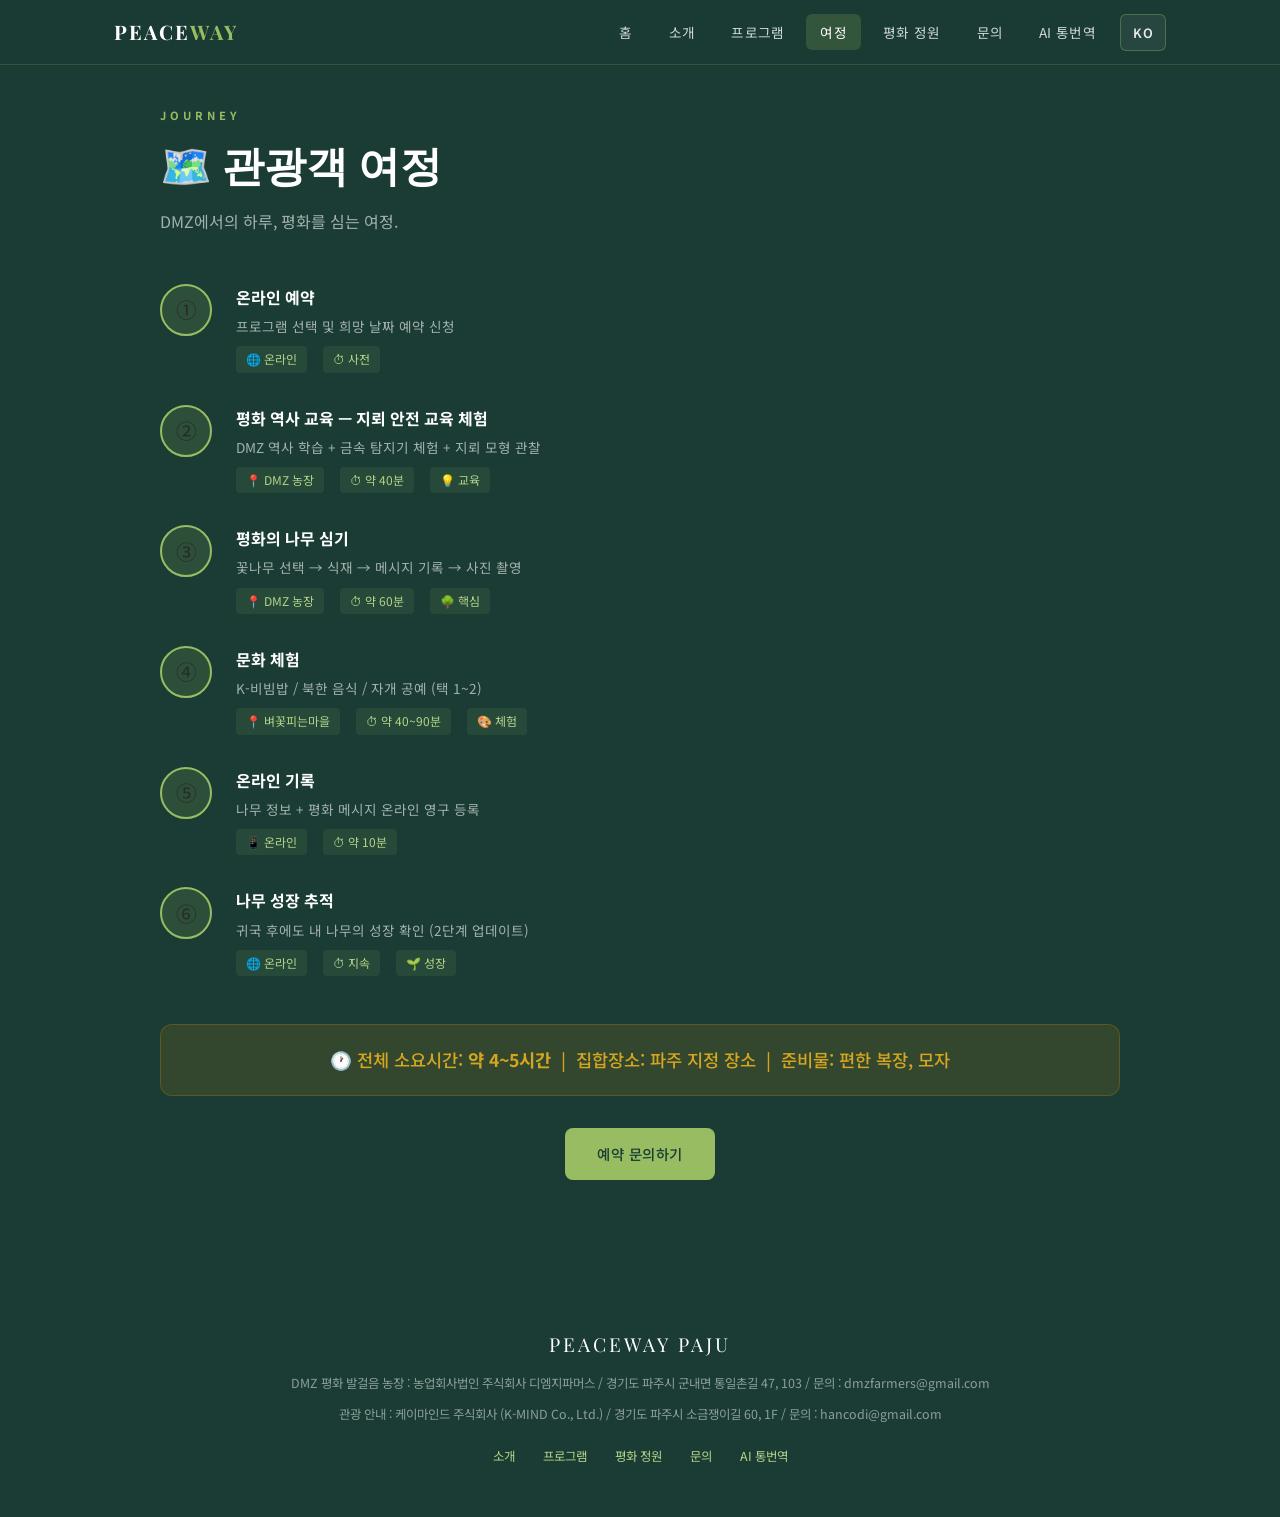
<file: journey.html>
<!DOCTYPE html>
<html lang="ko" data-page="journey">
<head>
<meta charset="UTF-8">
<meta name="viewport" content="width=device-width, initial-scale=1.0">
<title>PEACEWAY 파주 여정 | DMZ 당일 동선·소요 시간</title>
<meta name="description" content="온라인 예약부터 지뢰 안전 교육 체험, 나무 심기, 벼꽃피는마을 문화 체험, 온라인 등록까지 관광객 하루 코스와 예상 소요 시간을 안내합니다.">
<!-- SEO: 배포 전 yourdomain.com → 실제 도메인 (README.md) -->
<link rel="canonical" href="https://yourdomain.com/journey.html">
<link rel="alternate" hreflang="ko" href="https://yourdomain.com/journey.html?lang=ko">
<link rel="alternate" hreflang="en" href="https://yourdomain.com/journey.html?lang=en">
<link rel="alternate" hreflang="ja" href="https://yourdomain.com/journey.html?lang=ja">
<link rel="alternate" hreflang="zh-CN" href="https://yourdomain.com/journey.html?lang=zh-CN">
<link rel="alternate" hreflang="zh-TW" href="https://yourdomain.com/journey.html?lang=zh-TW">
<link rel="alternate" hreflang="x-default" href="https://yourdomain.com/journey.html">
<link rel="preconnect" href="https://fonts.googleapis.com">
<link href="https://fonts.googleapis.com/css2?family=Noto+Sans+KR:wght@300;400;500;700;900&family=Playfair+Display:ital,wght@0,400;0,700;1,400&display=swap" rel="stylesheet">
<link rel="stylesheet" href="css/base.css">
</head>
<body>

<nav class="nav">
  <div class="nav-inner">
    <a href="index.html" class="nav-logo">PEACE<span>WAY</span></a>
    <div class="nav-end">
      <ul class="nav-links" id="navLinks">
        <li><a href="index.html" data-i18n="nav.home">홈</a></li>
        <li><a href="about.html" data-i18n="nav.about">소개</a></li>
        <li><a href="programs.html" data-i18n="nav.programs">프로그램</a></li>
        <li><a href="journey.html" data-i18n="nav.journey">여정</a></li>
        <li><a href="garden.html" data-i18n="nav.garden">평화 정원</a></li>
        <li><a href="contact.html" data-i18n="nav.contact">문의</a></li>
        <li><a href="patent.html" data-i18n="nav.patent">AI 통번역</a></li>
      </ul>
      <div class="lang-switcher" id="langSwitcher">
        <button type="button" class="lang-current" id="langCurrent" aria-haspopup="true" aria-expanded="false">KO</button>
        <ul class="lang-dropdown" id="langDropdown">
          <li data-lang="ko" role="option" data-i18n="lang.ko">한국어</li>
          <li data-lang="en" role="option" data-i18n="lang.en">English</li>
          <li data-lang="ja" role="option" data-i18n="lang.ja">日本語</li>
          <li data-lang="zh-CN" role="option" data-i18n="lang.zhCN">简体中文</li>
          <li data-lang="zh-TW" role="option" data-i18n="lang.zhTW">繁體中文</li>
        </ul>
      </div>
      <button type="button" class="nav-mobile-toggle" id="mobileToggle" data-i18n-aria="nav.ariaMenu" aria-label="메뉴">
        <span></span><span></span><span></span>
      </button>
    </div>
  </div>
</nav>

<section class="journey-section">
  <div class="container">
    <span class="section-label" data-i18n="journey.label">Journey</span>
    <h2 class="section-title" data-i18n="journey.title">🗺️ 관광객 여정</h2>
    <p class="section-subtitle" data-i18n="journey.subtitle">DMZ에서의 하루, 평화를 심는 여정.</p>

    <div class="journey-timeline fade-in">
      <div class="journey-step">
        <div class="journey-step-num">①</div>
        <div class="journey-step-content">
          <h4 data-i18n="journey.s1h">온라인 예약</h4>
          <p data-i18n="journey.s1p">프로그램 선택 및 희망 날짜 예약 신청</p>
          <div class="meta"><span data-i18n="journey.s1m1">🌐 온라인</span><span data-i18n="journey.s1m2">⏱ 사전</span></div>
        </div>
      </div>
      <div class="journey-step">
        <div class="journey-step-num">②</div>
        <div class="journey-step-content">
          <h4 data-i18n="journey.s2h">평화 역사 교육 — 지뢰 체험</h4>
          <p data-i18n="journey.s2p">DMZ 역사 학습 + 금속 탐지기 체험 + 지뢰 모형 관찰</p>
          <div class="meta"><span data-i18n="journey.s2m1">📍 DMZ 농장</span><span data-i18n="journey.s2m2">⏱ 약 40분</span><span data-i18n="journey.s2m3">💡 교육</span></div>
        </div>
      </div>
      <div class="journey-step">
        <div class="journey-step-num">③</div>
        <div class="journey-step-content">
          <h4 data-i18n="journey.s3h">평화의 나무 심기</h4>
          <p data-i18n="journey.s3p">꽃나무 선택 → 식재 → 메시지 기록 → 사진 촬영</p>
          <div class="meta"><span data-i18n="journey.s3m1">📍 DMZ 농장</span><span data-i18n="journey.s3m2">⏱ 약 60분</span><span data-i18n="journey.s3m3">🌳 핵심</span></div>
        </div>
      </div>
      <div class="journey-step">
        <div class="journey-step-num">④</div>
        <div class="journey-step-content">
          <h4 data-i18n="journey.s4h">문화 체험</h4>
          <p data-i18n="journey.s4p">K-비빔밥 / 북한 음식 / 자개 공예 (택 1~2)</p>
          <div class="meta"><span data-i18n="journey.s4m1">📍 벼꽃피는마을</span><span data-i18n="journey.s4m2">⏱ 약 40~90분</span><span data-i18n="journey.s4m3">🎨 체험</span></div>
        </div>
      </div>
      <div class="journey-step">
        <div class="journey-step-num">⑤</div>
        <div class="journey-step-content">
          <h4 data-i18n="journey.s5h">온라인 기록</h4>
          <p data-i18n="journey.s5p">나무 정보 + 평화 메시지 온라인 영구 등록</p>
          <div class="meta"><span data-i18n="journey.s5m1">📱 온라인</span><span data-i18n="journey.s5m2">⏱ 약 10분</span></div>
        </div>
      </div>
      <div class="journey-step">
        <div class="journey-step-num">⑥</div>
        <div class="journey-step-content">
          <h4 data-i18n="journey.s6h">나무 성장 추적</h4>
          <p data-i18n="journey.s6p">귀국 후에도 내 나무의 성장 확인 (2단계 업데이트)</p>
          <div class="meta"><span data-i18n="journey.s6m1">🌐 온라인</span><span data-i18n="journey.s6m2">⏱ 지속</span><span data-i18n="journey.s6m3">🌱 성장</span></div>
        </div>
      </div>
    </div>

    <div class="journey-total fade-in">
      <p data-i18n-html="journey.totalHtml">🕐 전체 소요시간: <strong>약 4~5시간</strong> &nbsp;|&nbsp; 집합장소: 파주 지정 장소 &nbsp;|&nbsp; 준비물: 편한 복장, 모자</p>
    </div>

    <div style="text-align:center; margin-top:32px;">
      <a href="contact.html" class="btn btn-primary" data-i18n="journey.btnContact">예약 문의하기</a>
    </div>
  </div>
</section>

<footer class="footer">
  <div class="footer-logo">PEACEWAY PAJU</div>
  <p data-i18n="footer.copyright">© 2026 PEACEWAY PAJU</p>
  <p data-i18n="footer.company">케이마인드 주식회사 (K-MIND Co., Ltd.)</p>
  <p class="footer-location-farm" data-i18n="footer.locationFarm">DMZ 평화 발걸음 농장 : 농업회사법인 주식회사 디엠지파머스 / 경기도 파주시 군내면 통일촌길 47, 103 / 문의 : dmzfarmers@gmail.com</p>
  <p class="footer-location-tour" data-i18n="footer.locationTour">관광 안내 : 케이마인드 주식회사 (K-MIND Co., Ltd.) / 경기도 파주시 소금쟁이길 60, 1F / 문의 : hancodi@gmail.com</p>
  <div class="footer-links">
    <a href="about.html" data-i18n="nav.about">소개</a>
    <a href="programs.html" data-i18n="nav.programs">프로그램</a>
    <a href="garden.html" data-i18n="nav.garden">평화 정원</a>
    <a href="contact.html" data-i18n="nav.contact">문의</a>
    <a href="patent.html" data-i18n="nav.patent">AI 통번역</a>
  </div>
</footer>

<script src="js/i18n.js" defer></script>
<script src="js/main.js" defer></script>
</body>
</html>
</file>
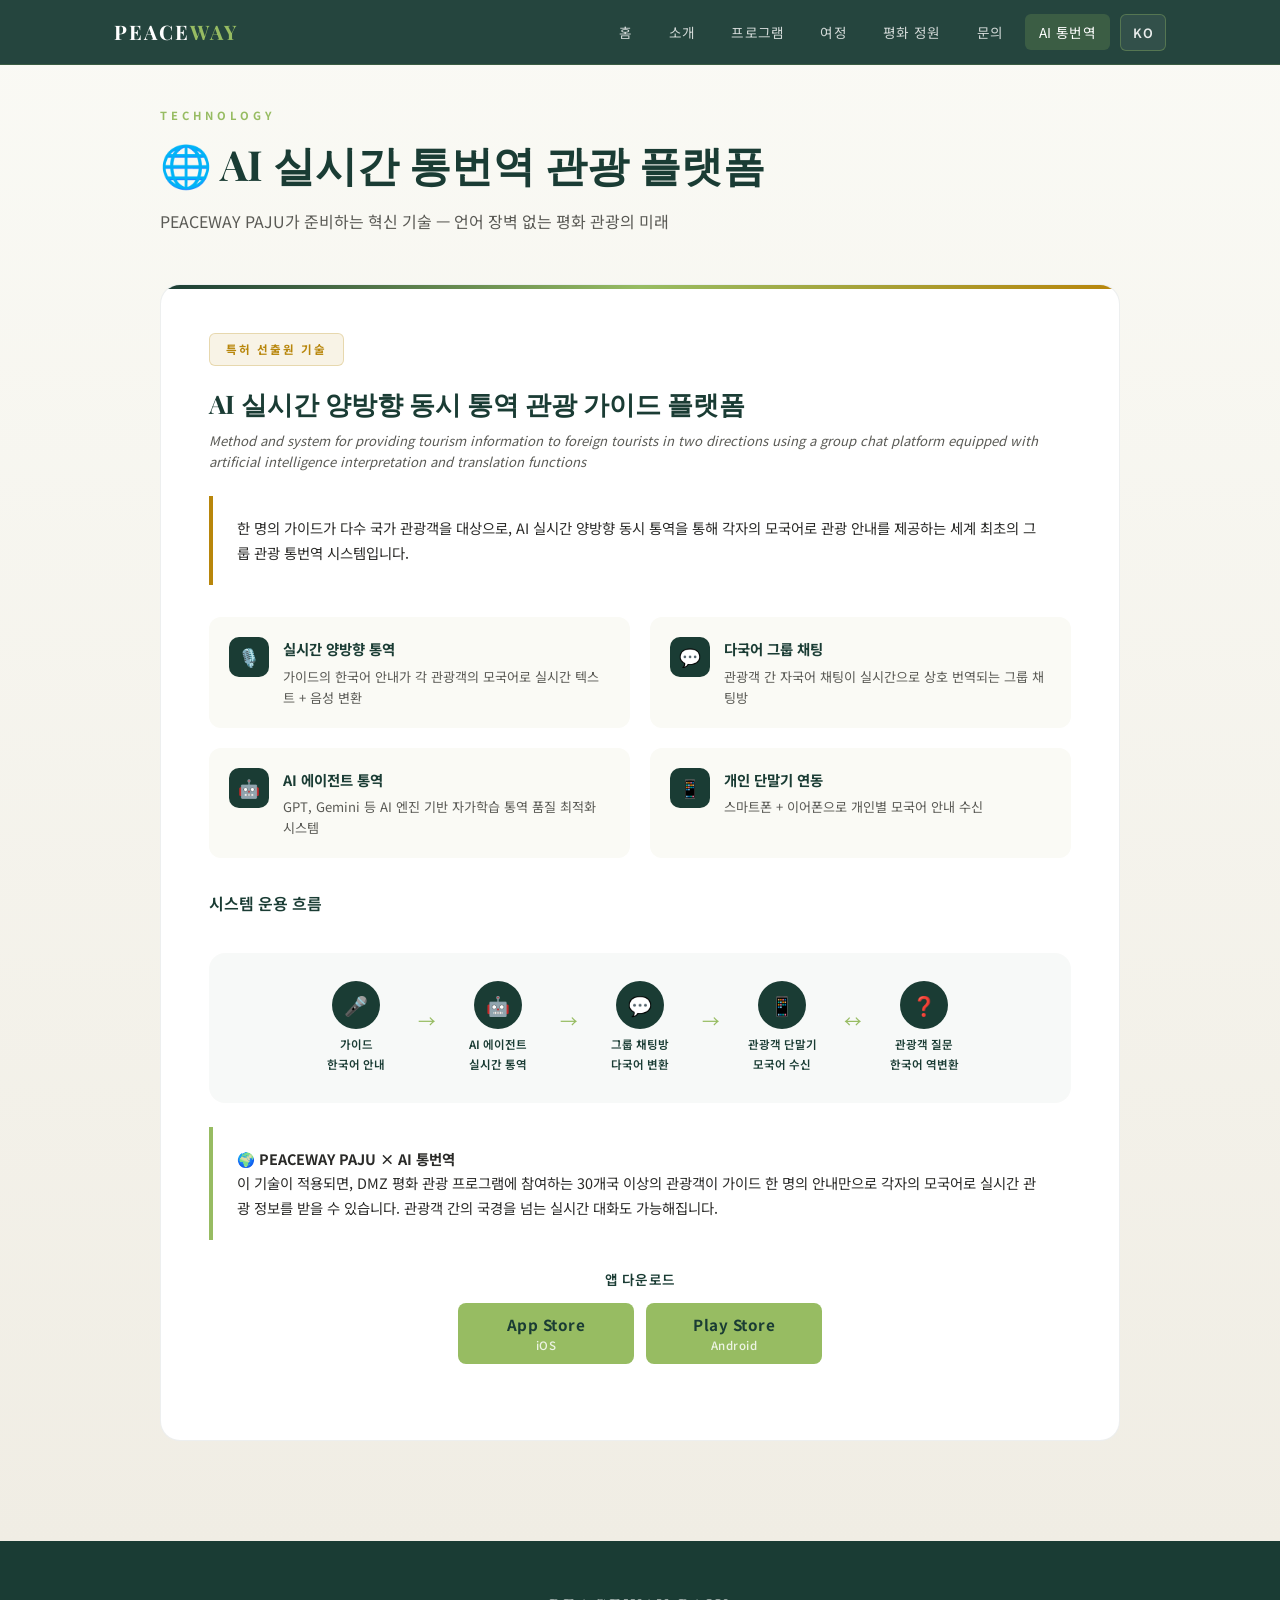
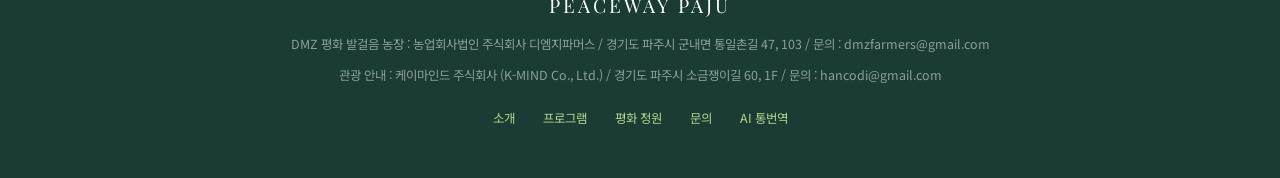
<file: patent.html>
<!DOCTYPE html>
<html lang="ko" data-page="patent">
<head>
<meta charset="UTF-8">
<meta name="viewport" content="width=device-width, initial-scale=1.0">
<title>PEACEWAY 파주 AI 통번역 | DMZ 다국어 관광 플랫폼</title>
<meta name="description" content="다국어 DMZ 평화 관광을 위한 AI 실시간 통·번역 플랫폼과 특허 출원 중인 기술. 가이드·단체 관광 혁신을 소개합니다.">
<!-- SEO: 배포 전 yourdomain.com → 실제 도메인 (README.md) -->
<link rel="canonical" href="https://yourdomain.com/patent.html">
<link rel="alternate" hreflang="ko" href="https://yourdomain.com/patent.html?lang=ko">
<link rel="alternate" hreflang="en" href="https://yourdomain.com/patent.html?lang=en">
<link rel="alternate" hreflang="ja" href="https://yourdomain.com/patent.html?lang=ja">
<link rel="alternate" hreflang="zh-CN" href="https://yourdomain.com/patent.html?lang=zh-CN">
<link rel="alternate" hreflang="zh-TW" href="https://yourdomain.com/patent.html?lang=zh-TW">
<link rel="alternate" hreflang="x-default" href="https://yourdomain.com/patent.html">
<link rel="preconnect" href="https://fonts.googleapis.com">
<link href="https://fonts.googleapis.com/css2?family=Noto+Sans+KR:wght@300;400;500;700;900&family=Playfair+Display:ital,wght@0,400;0,700;1,400&display=swap" rel="stylesheet">
<link rel="stylesheet" href="css/base.css">
</head>
<body>

<nav class="nav">
  <div class="nav-inner">
    <a href="index.html" class="nav-logo">PEACE<span>WAY</span></a>
    <div class="nav-end">
      <ul class="nav-links" id="navLinks">
        <li><a href="index.html" data-i18n="nav.home">홈</a></li>
        <li><a href="about.html" data-i18n="nav.about">소개</a></li>
        <li><a href="programs.html" data-i18n="nav.programs">프로그램</a></li>
        <li><a href="journey.html" data-i18n="nav.journey">여정</a></li>
        <li><a href="garden.html" data-i18n="nav.garden">평화 정원</a></li>
        <li><a href="contact.html" data-i18n="nav.contact">문의</a></li>
        <li><a href="patent.html" data-i18n="nav.patent">AI 통번역</a></li>
      </ul>
      <div class="lang-switcher" id="langSwitcher">
        <button type="button" class="lang-current" id="langCurrent" aria-haspopup="true" aria-expanded="false">KO</button>
        <ul class="lang-dropdown" id="langDropdown">
          <li data-lang="ko" role="option" data-i18n="lang.ko">한국어</li>
          <li data-lang="en" role="option" data-i18n="lang.en">English</li>
          <li data-lang="ja" role="option" data-i18n="lang.ja">日本語</li>
          <li data-lang="zh-CN" role="option" data-i18n="lang.zhCN">简体中文</li>
          <li data-lang="zh-TW" role="option" data-i18n="lang.zhTW">繁體中文</li>
        </ul>
      </div>
      <button type="button" class="nav-mobile-toggle" id="mobileToggle" data-i18n-aria="nav.ariaMenu" aria-label="메뉴">
        <span></span><span></span><span></span>
      </button>
    </div>
  </div>
</nav>

<section class="patent-section">
  <div class="container">
    <span class="section-label" data-i18n="patent.label">Technology</span>
    <h2 class="section-title" data-i18n="patent.title">🌐 AI 실시간 통번역 관광 플랫폼</h2>
    <p class="section-subtitle" data-i18n="patent.subtitle">PEACEWAY PAJU가 준비하는 혁신 기술 — 언어 장벽 없는 평화 관광의 미래</p>

    <div class="patent-highlight fade-in">
      <div class="patent-badge" data-i18n="patent.badge">특허 선출원 기술</div>
      <div class="patent-title" data-i18n="patent.patentTitle">AI 실시간 양방향 동시 통역 관광 가이드 플랫폼</div>
      <div class="patent-en" data-i18n="patent.patentEn">Method and system for providing tourism information to foreign tourists in two directions using a group chat platform equipped with artificial intelligence interpretation and translation functions</div>

      <div class="callout gold" style="margin:24px 0;" data-i18n-html="patent.calloutGoldHtml">
        한 명의 가이드가 다수 국가 관광객을 대상으로, AI 실시간 양방향 동시 통역을 통해 각자의 모국어로 관광 안내를 제공하는 세계 최초의 그룹 관광 통번역 시스템입니다.
      </div>

      <div class="patent-features">
        <div class="patent-feature">
          <div class="icon">🎙️</div>
          <div>
            <h5 data-i18n="patent.f1h">실시간 양방향 통역</h5>
            <p data-i18n="patent.f1p">가이드의 한국어 안내가 각 관광객의 모국어로 실시간 텍스트 + 음성 변환</p>
          </div>
        </div>
        <div class="patent-feature">
          <div class="icon">💬</div>
          <div>
            <h5 data-i18n="patent.f2h">다국어 그룹 채팅</h5>
            <p data-i18n="patent.f2p">관광객 간 자국어 채팅이 실시간으로 상호 번역되는 그룹 채팅방</p>
          </div>
        </div>
        <div class="patent-feature">
          <div class="icon">🤖</div>
          <div>
            <h5 data-i18n="patent.f3h">AI 에이전트 통역</h5>
            <p data-i18n="patent.f3p">GPT, Gemini 등 AI 엔진 기반 자가학습 통역 품질 최적화 시스템</p>
          </div>
        </div>
        <div class="patent-feature">
          <div class="icon">📱</div>
          <div>
            <h5 data-i18n="patent.f4h">개인 단말기 연동</h5>
            <p data-i18n="patent.f4p">스마트폰 + 이어폰으로 개인별 모국어 안내 수신</p>
          </div>
        </div>
      </div>

      <h4 style="font-size:1rem; color:var(--forest); margin:32px 0 16px; font-weight:600;" data-i18n="patent.flowSec">시스템 운용 흐름</h4>
      <div class="patent-flow">
        <div class="patent-flow-step">
          <div class="circle">🎤</div>
          <div class="label" data-i18n-html="patent.fl1">가이드<br>한국어 안내</div>
        </div>
        <div class="patent-flow-arrow">→</div>
        <div class="patent-flow-step">
          <div class="circle">🤖</div>
          <div class="label" data-i18n-html="patent.fl2">AI 에이전트<br>실시간 통역</div>
        </div>
        <div class="patent-flow-arrow">→</div>
        <div class="patent-flow-step">
          <div class="circle">💬</div>
          <div class="label" data-i18n-html="patent.fl3">그룹 채팅방<br>다국어 변환</div>
        </div>
        <div class="patent-flow-arrow">→</div>
        <div class="patent-flow-step">
          <div class="circle">📱</div>
          <div class="label" data-i18n-html="patent.fl4">관광객 단말기<br>모국어 수신</div>
        </div>
        <div class="patent-flow-arrow">↔</div>
        <div class="patent-flow-step">
          <div class="circle">❓</div>
          <div class="label" data-i18n-html="patent.fl5">관광객 질문<br>한국어 역변환</div>
        </div>
      </div>

      <div class="callout" style="margin-top:24px;" data-i18n-html="patent.bottomHtml">
        <strong>🌍 PEACEWAY PAJU × AI 통번역</strong><br>
        이 기술이 적용되면, DMZ 평화 관광 프로그램에 참여하는 30개국 이상의 관광객이 가이드 한 명의 안내만으로 각자의 모국어로 실시간 관광 정보를 받을 수 있습니다. 관광객 간의 국경을 넘는 실시간 대화도 가능해집니다.
      </div>

      <div class="patent-app-download" data-i18n-aria="patent.downloadAria" aria-label="앱 다운로드">
        <p class="patent-app-download-label" data-i18n="patent.downloadLabel">앱 다운로드</p>
        <p id="patentDownloadPendingMsg" class="patent-download-msg-source" data-i18n="patent.downloadPendingMsg" hidden aria-hidden="true">준비중 입니다.</p>
        <div class="patent-app-download-btns">
          <a class="btn btn-primary patent-store-btn" href="#" data-i18n-aria="patent.ariaAppStoreBtn" data-i18n-title="patent.downloadLinkTitleApp" aria-label="iOS용 App Store">
            <span class="patent-store-name" data-i18n="patent.btnAppStoreName">App Store</span>
            <span class="patent-store-platform" data-i18n="patent.btnAppStorePlatform">iOS</span>
          </a>
          <a class="btn btn-primary patent-store-btn" href="#" data-i18n-aria="patent.ariaPlayStoreBtn" data-i18n-title="patent.downloadLinkTitlePlay" aria-label="Android용 Play 스토어">
            <span class="patent-store-name" data-i18n="patent.btnPlayStoreName">Play 스토어</span>
            <span class="patent-store-platform" data-i18n="patent.btnPlayStorePlatform">Android</span>
          </a>
        </div>
      </div>
    </div>
  </div>
</section>

<footer class="footer">
  <div class="footer-logo">PEACEWAY PAJU</div>
  <p data-i18n="footer.copyright">© 2026 PEACEWAY PAJU</p>
  <p data-i18n="footer.company">케이마인드 주식회사 (K-MIND Co., Ltd.)</p>
  <p class="footer-location-farm" data-i18n="footer.locationFarm">DMZ 평화 발걸음 농장 : 농업회사법인 주식회사 디엠지파머스 / 경기도 파주시 군내면 통일촌길 47, 103 / 문의 : dmzfarmers@gmail.com</p>
  <p class="footer-location-tour" data-i18n="footer.locationTour">관광 안내 : 케이마인드 주식회사 (K-MIND Co., Ltd.) / 경기도 파주시 소금쟁이길 60, 1F / 문의 : hancodi@gmail.com</p>
  <div class="footer-links">
    <a href="about.html" data-i18n="nav.about">소개</a>
    <a href="programs.html" data-i18n="nav.programs">프로그램</a>
    <a href="garden.html" data-i18n="nav.garden">평화 정원</a>
    <a href="contact.html" data-i18n="nav.contact">문의</a>
    <a href="patent.html" data-i18n="nav.patent">AI 통번역</a>
  </div>
</footer>

<script src="js/i18n.js" defer></script>
<script src="js/main.js" defer></script>
</body>
</html>
</file>
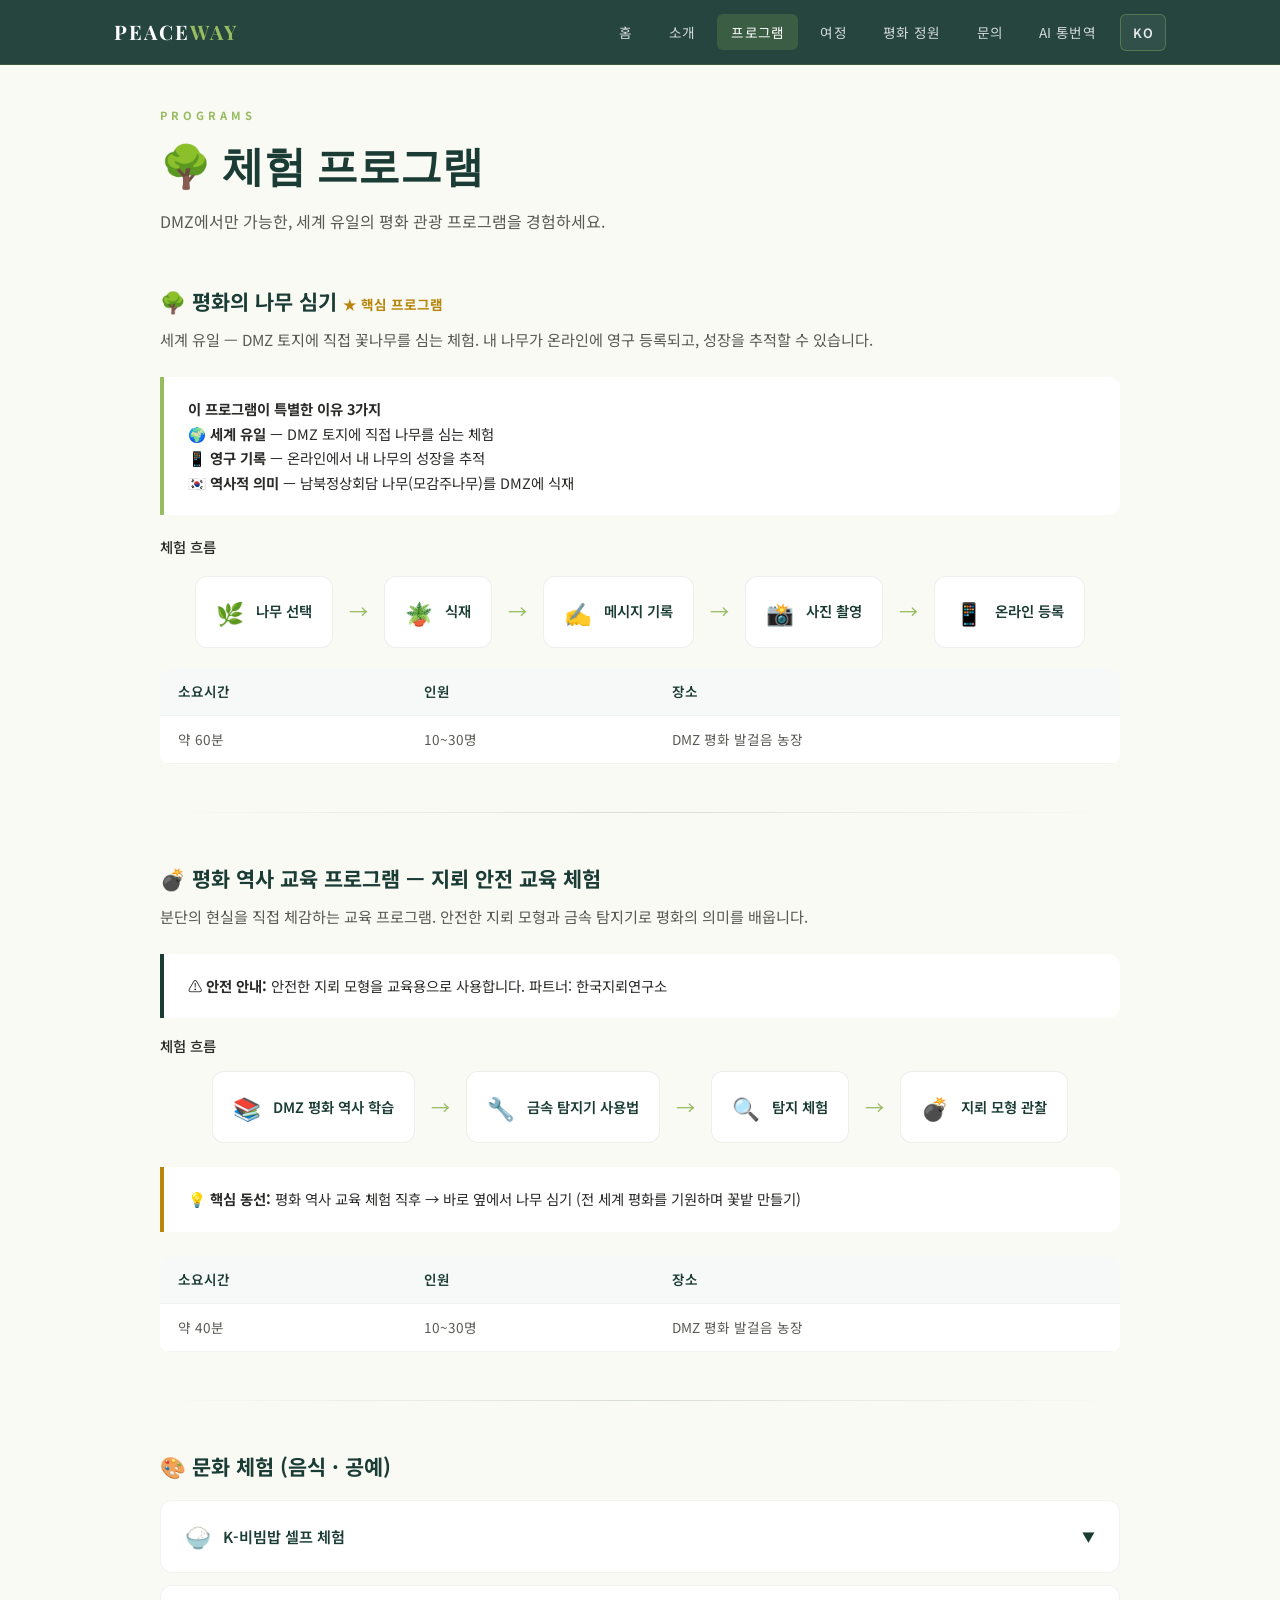
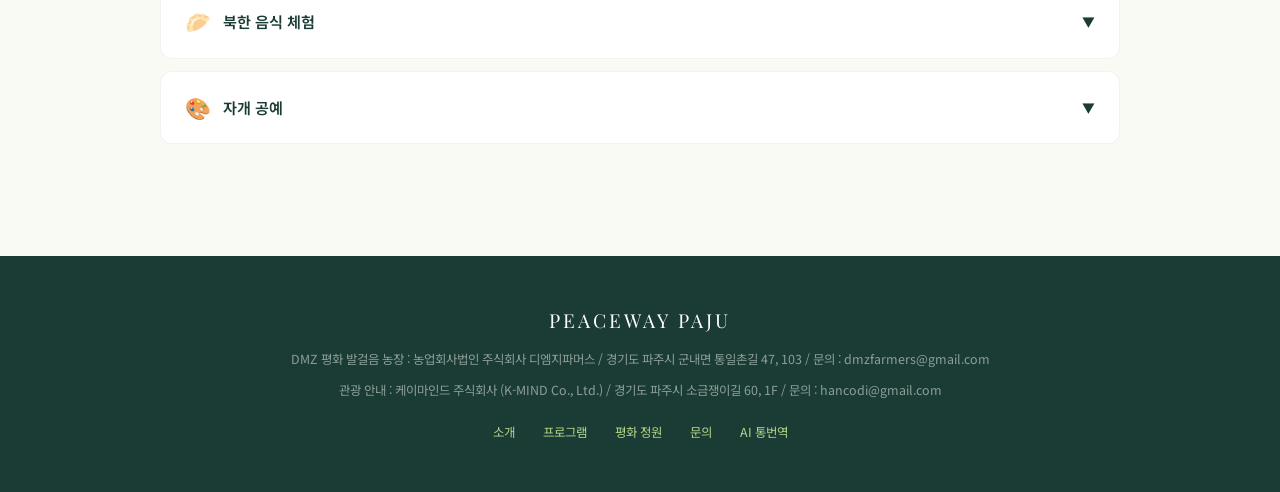
<file: programs.html>
<!DOCTYPE html>
<html lang="ko" data-page="programs">
<head>
<meta charset="UTF-8">
<meta name="viewport" content="width=device-width, initial-scale=1.0">
<title>PEACEWAY 파주 프로그램 | DMZ 나무 심기·지뢰 안전 교육 체험</title>
<meta name="description" content="DMZ 평화의 나무 식재, 지뢰 안전 교육 체험, K-비빔밥·북한 음식·자개 공예 등 문화 체험을 한곳에서. 파주 방문 일정·인원·신청 안내.">
<!-- SEO: 배포 전 yourdomain.com → 실제 도메인 (README.md) -->
<link rel="canonical" href="https://yourdomain.com/programs.html">
<link rel="alternate" hreflang="ko" href="https://yourdomain.com/programs.html?lang=ko">
<link rel="alternate" hreflang="en" href="https://yourdomain.com/programs.html?lang=en">
<link rel="alternate" hreflang="ja" href="https://yourdomain.com/programs.html?lang=ja">
<link rel="alternate" hreflang="zh-CN" href="https://yourdomain.com/programs.html?lang=zh-CN">
<link rel="alternate" hreflang="zh-TW" href="https://yourdomain.com/programs.html?lang=zh-TW">
<link rel="alternate" hreflang="x-default" href="https://yourdomain.com/programs.html">
<link rel="preconnect" href="https://fonts.googleapis.com">
<link href="https://fonts.googleapis.com/css2?family=Noto+Sans+KR:wght@300;400;500;700;900&family=Playfair+Display:ital,wght@0,400;0,700;1,400&display=swap" rel="stylesheet">
<link rel="stylesheet" href="css/base.css">
</head>
<body>

<nav class="nav">
  <div class="nav-inner">
    <a href="index.html" class="nav-logo">PEACE<span>WAY</span></a>
    <div class="nav-end">
      <ul class="nav-links" id="navLinks">
        <li><a href="index.html" data-i18n="nav.home">홈</a></li>
        <li><a href="about.html" data-i18n="nav.about">소개</a></li>
        <li><a href="programs.html" data-i18n="nav.programs">프로그램</a></li>
        <li><a href="journey.html" data-i18n="nav.journey">여정</a></li>
        <li><a href="garden.html" data-i18n="nav.garden">평화 정원</a></li>
        <li><a href="contact.html" data-i18n="nav.contact">문의</a></li>
        <li><a href="patent.html" data-i18n="nav.patent">AI 통번역</a></li>
      </ul>
      <div class="lang-switcher" id="langSwitcher">
        <button type="button" class="lang-current" id="langCurrent" aria-haspopup="true" aria-expanded="false">KO</button>
        <ul class="lang-dropdown" id="langDropdown">
          <li data-lang="ko" role="option" data-i18n="lang.ko">한국어</li>
          <li data-lang="en" role="option" data-i18n="lang.en">English</li>
          <li data-lang="ja" role="option" data-i18n="lang.ja">日本語</li>
          <li data-lang="zh-CN" role="option" data-i18n="lang.zhCN">简体中文</li>
          <li data-lang="zh-TW" role="option" data-i18n="lang.zhTW">繁體中文</li>
        </ul>
      </div>
      <button type="button" class="nav-mobile-toggle" id="mobileToggle" data-i18n-aria="nav.ariaMenu" aria-label="메뉴">
        <span></span><span></span><span></span>
      </button>
    </div>
  </div>
</nav>

<section>
  <div class="container">
    <span class="section-label" data-i18n="programs.label">Programs</span>
    <h2 class="section-title" data-i18n="programs.title">🌳 체험 프로그램</h2>
    <p class="section-subtitle" data-i18n="programs.subtitle">DMZ에서만 가능한, 세계 유일의 평화 관광 프로그램을 경험하세요.</p>

    <div style="margin-bottom:48px;" class="fade-in">
      <h3 style="font-size:1.3rem; color:var(--forest); margin-bottom:8px;">
        <span data-i18n="programs.treeTitle">🌳 평화의 나무 심기</span>
        <span style="color:var(--gold); font-size:0.85rem;" data-i18n="programs.treeBadge">★ 핵심 프로그램</span>
      </h3>
      <p style="font-size:0.95rem; color:var(--text-light); margin-bottom:20px;" data-i18n="programs.treeLead">세계 유일 — DMZ 토지에 직접 꽃나무를 심는 체험. 내 나무가 온라인에 영구 등록되고, 성장을 추적할 수 있습니다.</p>

      <div class="callout" style="margin-bottom:20px;" data-i18n-html="programs.treeCalloutHtml">
        <strong>이 프로그램이 특별한 이유 3가지</strong><br>
        🌍 <strong>세계 유일</strong> — DMZ 토지에 직접 나무를 심는 체험<br>
        📱 <strong>영구 기록</strong> — 온라인에서 내 나무의 성장을 추적<br>
        🇰🇷 <strong>역사적 의미</strong> — 남북정상회담 나무(모감주나무)를 DMZ에 식재
      </div>

      <p style="font-size:0.9rem; color:var(--text); margin-bottom:16px; font-weight:500;" data-i18n="programs.flowLabel">체험 흐름</p>
      <div class="story-flow" style="margin:0 0 20px;">
        <div class="story-flow-item"><span class="icon">🌿</span><span class="text" data-i18n="programs.flowT1">나무 선택</span></div>
        <span class="story-flow-arrow">→</span>
        <div class="story-flow-item"><span class="icon">🪴</span><span class="text" data-i18n="programs.flowT2">식재</span></div>
        <span class="story-flow-arrow">→</span>
        <div class="story-flow-item"><span class="icon">✍️</span><span class="text" data-i18n="programs.flowT3">메시지 기록</span></div>
        <span class="story-flow-arrow">→</span>
        <div class="story-flow-item"><span class="icon">📸</span><span class="text" data-i18n="programs.flowT4">사진 촬영</span></div>
        <span class="story-flow-arrow">→</span>
        <div class="story-flow-item"><span class="icon">📱</span><span class="text" data-i18n="programs.flowT5">온라인 등록</span></div>
      </div>

      <table class="info-table">
        <tr>
          <th data-i18n="programs.thDuration">소요시간</th>
          <th data-i18n="programs.thPeople">인원</th>
          <th data-i18n="programs.thPlace">장소</th>
        </tr>
        <tr>
          <td data-i18n="programs.treeDur">약 60분</td>
          <td data-i18n="programs.treeNum">10~30명</td>
          <td data-i18n="programs.treeLoc">DMZ 평화 발걸음 농장</td>
        </tr>
      </table>
    </div>

    <div class="divider"></div>

    <div style="margin-bottom:48px;" class="fade-in">
      <h3 style="font-size:1.3rem; color:var(--forest); margin-bottom:8px;" data-i18n="programs.mineTitle">💣 평화 역사 교육 프로그램 — 지뢰 교육 체험</h3>
      <p style="font-size:0.95rem; color:var(--text-light); margin-bottom:16px;" data-i18n="programs.mineLead">분단의 현실을 직접 체감하는 교육 프로그램. 안전한 지뢰 모형과 금속 탐지기로 평화의 의미를 배웁니다.</p>

      <div class="callout forest" style="margin-bottom:16px;" data-i18n-html="programs.mineWarnHtml">
        ⚠️ <strong>안전 안내:</strong> 안전한 지뢰 모형을 교육용으로 사용합니다. 파트너: 한국지뢰연구소
      </div>

      <p style="font-size:0.9rem; color:var(--text); margin-bottom:12px; font-weight:500;" data-i18n="programs.flowLabel">체험 흐름</p>
      <div class="story-flow" style="margin:0 0 16px;">
        <div class="story-flow-item"><span class="icon">📚</span><span class="text" data-i18n="programs.mineF1">DMZ 평화 역사 학습</span></div>
        <span class="story-flow-arrow">→</span>
        <div class="story-flow-item"><span class="icon">🔧</span><span class="text" data-i18n="programs.mineF2">금속 탐지기 사용법</span></div>
        <span class="story-flow-arrow">→</span>
        <div class="story-flow-item"><span class="icon">🔍</span><span class="text" data-i18n="programs.mineF3">탐지 체험</span></div>
        <span class="story-flow-arrow">→</span>
        <div class="story-flow-item"><span class="icon">💣</span><span class="text" data-i18n="programs.mineF4">지뢰 모형 관찰</span></div>
      </div>

      <div class="callout gold" data-i18n-html="programs.mineTipHtml">
        💡 <strong>핵심 동선:</strong> 평화 역사 교육 체험 직후 → 바로 옆에서 나무 심기 (전 세계 평화를 기원하며 꽃밭 만들기)
      </div>

      <table class="info-table" style="margin-top:16px;">
        <tr>
          <th data-i18n="programs.thDuration">소요시간</th>
          <th data-i18n="programs.thPeople">인원</th>
          <th data-i18n="programs.thPlace">장소</th>
        </tr>
        <tr>
          <td data-i18n="programs.mineDur">약 40분</td>
          <td data-i18n="programs.mineNum">10~30명</td>
          <td data-i18n="programs.treeLoc">DMZ 평화 발걸음 농장</td>
        </tr>
      </table>
    </div>

    <div class="divider"></div>

    <div class="fade-in">
      <h3 style="font-size:1.3rem; color:var(--forest); margin-bottom:16px;" data-i18n="programs.cultureTitle">🎨 문화 체험 (음식 · 공예)</h3>

      <div class="toggle-block">
        <div class="toggle-header" onclick="toggleBlock(this)">
          <span class="emoji">🍚</span>
          <span data-i18n="programs.culture1">K-비빔밥 셀프 체험</span>
          <span class="arrow">▼</span>
        </div>
        <div class="toggle-body">
          <div class="toggle-body-inner">
            <p data-i18n="programs.culture1p">파주 지역 농산물로 직접 만드는 비빔밥 체험. 신선한 재료를 직접 골라 나만의 비빔밥을 만들어 봅니다.</p>
            <div class="meta-row">
              <span class="meta-tag" data-i18n="programs.culture1m1">⏱ 약 40분</span>
              <span class="meta-tag" data-i18n="programs.culture1m2">👥 10~30명</span>
              <span class="meta-tag" data-i18n="programs.culture1m3">📍 벼꽃피는마을</span>
            </div>
          </div>
        </div>
      </div>

      <div class="toggle-block">
        <div class="toggle-header" onclick="toggleBlock(this)">
          <span class="emoji">🥟</span>
          <span data-i18n="programs.culture2">북한 음식 체험</span>
          <span class="arrow">▼</span>
        </div>
        <div class="toggle-body">
          <div class="toggle-body-inner">
            <p data-i18n="programs.culture2p">인조고기밥, 옥수수 떡 등 북한 음식을 직접 만들고 맛보는 특별한 체험. DMZ의 분단 현실을 음식을 통해 이해합니다.</p>
            <div class="meta-row">
              <span class="meta-tag" data-i18n="programs.culture2m1">⏱ 약 50분</span>
              <span class="meta-tag" data-i18n="programs.culture2m2">👥 10~20명</span>
              <span class="meta-tag" data-i18n="programs.culture2m3">📍 벼꽃피는마을</span>
            </div>
          </div>
        </div>
      </div>

      <div class="toggle-block">
        <div class="toggle-header" onclick="toggleBlock(this)">
          <span class="emoji">🎨</span>
          <span data-i18n="programs.culture3">자개 공예</span>
          <span class="arrow">▼</span>
        </div>
        <div class="toggle-body">
          <div class="toggle-body-inner">
            <p data-i18n="programs.culture3p">전통 자개 장식을 활용한 핸드폰 케이스, 열쇠고리, 손거울 만들기. 한국 전통 공예의 아름다움을 직접 체험합니다.</p>
            <div class="meta-row">
              <span class="meta-tag" data-i18n="programs.culture3m1">⏱ 약 40분</span>
              <span class="meta-tag" data-i18n="programs.culture3m2">👥 10~20명</span>
              <span class="meta-tag" data-i18n="programs.culture3m3">📍 벼꽃피는마을</span>
            </div>
          </div>
        </div>
      </div>
    </div>
  </div>
</section>

<footer class="footer">
  <div class="footer-logo">PEACEWAY PAJU</div>
  <p data-i18n="footer.copyright">© 2026 PEACEWAY PAJU</p>
  <p data-i18n="footer.company">케이마인드 주식회사 (K-MIND Co., Ltd.)</p>
  <p class="footer-location-farm" data-i18n="footer.locationFarm">DMZ 평화 발걸음 농장 : 농업회사법인 주식회사 디엠지파머스 / 경기도 파주시 군내면 통일촌길 47, 103 / 문의 : dmzfarmers@gmail.com</p>
  <p class="footer-location-tour" data-i18n="footer.locationTour">관광 안내 : 케이마인드 주식회사 (K-MIND Co., Ltd.) / 경기도 파주시 소금쟁이길 60, 1F / 문의 : hancodi@gmail.com</p>
  <div class="footer-links">
    <a href="about.html" data-i18n="nav.about">소개</a>
    <a href="programs.html" data-i18n="nav.programs">프로그램</a>
    <a href="garden.html" data-i18n="nav.garden">평화 정원</a>
    <a href="contact.html" data-i18n="nav.contact">문의</a>
    <a href="patent.html" data-i18n="nav.patent">AI 통번역</a>
  </div>
</footer>

<script src="js/i18n.js" defer></script>
<script src="js/main.js" defer></script>
</body>
</html>
</file>
<file: css/base.css>
*, *::before, *::after { margin: 0; padding: 0; box-sizing: border-box; }

:root {
  --forest: #1A3C34;
  --forest-light: #2C5F2D;
  --sprout: #97BC62;
  --sprout-light: #b5d48a;
  --gold: #B8860B;
  --gold-light: #D4A520;
  --ivory: #FAFAF5;
  --cream: #F0EDE4;
  --text: #2A2A28;
  --text-light: #5A5A55;
  --white: #FFFFFF;
}

html { scroll-behavior: smooth; }
body {
  font-family: 'Noto Sans KR', sans-serif;
  color: var(--text);
  background: var(--ivory);
  line-height: 1.7;
  overflow-x: hidden;
}

/* ─── NAV ─── */
.nav {
  position: fixed; top: 0; left: 0; right: 0; z-index: 1000;
  background: rgba(26, 60, 52, 0.95);
  backdrop-filter: blur(12px);
  border-bottom: 1px solid rgba(151, 188, 98, 0.2);
  transition: all 0.4s;
}
.nav-inner {
  max-width: 1100px; margin: 0 auto;
  display: flex; align-items: center; justify-content: space-between;
  padding: 0 24px; height: 64px;
  position: relative;
}
.nav-end {
  display: flex;
  align-items: center;
  gap: 10px;
}
.nav-logo {
  font-family: 'Playfair Display', serif;
  color: var(--white); font-size: 1.25rem; font-weight: 700;
  letter-spacing: 2px; text-decoration: none;
}
.nav-logo span { color: var(--sprout); }
.nav-links { display: flex; gap: 8px; list-style: none; }
.nav-links a {
  color: rgba(255,255,255,0.8); text-decoration: none;
  font-size: 0.85rem; font-weight: 400; padding: 8px 14px;
  border-radius: 6px; transition: all 0.3s;
  letter-spacing: 0.3px;
}
.nav-links a:hover, .nav-links a.active {
  color: var(--white); background: rgba(151,188,98,0.2);
}
.nav-mobile-toggle {
  display: none; background: none; border: none; cursor: pointer;
  width: 32px; height: 32px; position: relative;
}
.nav-mobile-toggle span {
  display: block; width: 22px; height: 2px; background: var(--white);
  position: absolute; left: 5px; transition: all 0.3s;
}
.nav-mobile-toggle span:nth-child(1) { top: 9px; }
.nav-mobile-toggle span:nth-child(2) { top: 15px; }
.nav-mobile-toggle span:nth-child(3) { top: 21px; }

/* ─── LANG SWITCHER ─── */
.lang-switcher {
  position: relative;
  z-index: 1001;
  flex-shrink: 0;
}
.lang-current {
  display: inline-flex;
  align-items: center;
  justify-content: center;
  min-width: 44px;
  padding: 8px 12px;
  font-family: inherit;
  font-size: 0.8rem;
  font-weight: 600;
  letter-spacing: 0.5px;
  color: rgba(255,255,255,0.9);
  background: rgba(255,255,255,0.06);
  border: 1px solid rgba(151, 188, 98, 0.35);
  border-radius: 6px;
  cursor: pointer;
  transition: background 0.25s, border-color 0.25s;
}
.lang-current:hover {
  background: rgba(151, 188, 98, 0.15);
  border-color: var(--sprout);
  color: var(--white);
}
.lang-dropdown {
  display: none;
  position: absolute;
  top: calc(100% + 6px);
  right: 0;
  min-width: 158px;
  margin: 0;
  padding: 6px 0;
  list-style: none;
  background: rgba(26, 60, 52, 0.98);
  border: 1px solid rgba(151, 188, 98, 0.3);
  border-radius: 8px;
  box-shadow: 0 12px 40px rgba(0,0,0,0.22);
  z-index: 1002;
}
.lang-dropdown.open {
  display: block;
}
.lang-dropdown li {
  padding: 10px 16px;
  font-size: 0.82rem;
  color: rgba(255,255,255,0.88);
  cursor: pointer;
  transition: background 0.2s, color 0.2s;
}
.lang-dropdown li:hover {
  background: rgba(151, 188, 98, 0.18);
  color: #97BC62;
}
.lang-dropdown li.is-lang-active {
  font-weight: 700;
  color: #97BC62;
  background: rgba(151, 188, 98, 0.12);
}
.lang-dropdown li:focus {
  outline: 2px solid rgba(151, 188, 98, 0.85);
  outline-offset: -2px;
}

/* ─── HERO ─── */
.hero {
  min-height: 100vh; display: flex; align-items: center; justify-content: center;
  position: relative; overflow: hidden;
  background: linear-gradient(160deg, #0d2620 0%, #1A3C34 30%, #2C5F2D 70%, #1A3C34 100%);
}
.hero::before {
  content: ''; position: absolute; inset: 0;
  background:
    radial-gradient(ellipse 600px 400px at 20% 80%, rgba(151,188,98,0.15), transparent),
    radial-gradient(ellipse 400px 600px at 80% 20%, rgba(184,134,11,0.08), transparent);
}
.hero::after {
  content: ''; position: absolute; inset: 0;
  background: url("data:image/svg+xml,%3Csvg width='60' height='60' viewBox='0 0 60 60' xmlns='http://www.w3.org/2000/svg'%3E%3Cg fill='none' fill-rule='evenodd'%3E%3Cg fill='%2397BC62' fill-opacity='0.04'%3E%3Ccircle cx='30' cy='30' r='1.5'/%3E%3C/g%3E%3C/g%3E%3C/svg%3E");
}
.hero-content {
  position: relative; z-index: 2; text-align: center;
  max-width: 800px; padding: 120px 24px 80px;
}
.hero-badge {
  display: inline-block; padding: 6px 20px;
  border: 1px solid rgba(151,188,98,0.4); border-radius: 100px;
  color: var(--sprout); font-size: 0.75rem; letter-spacing: 3px;
  text-transform: uppercase; margin-bottom: 32px;
  animation: fadeUp 1s 0.2s both;
}
.hero h1 {
  font-family: 'Playfair Display', serif;
  font-size: clamp(3rem, 7vw, 5.5rem);
  color: var(--white); font-weight: 700;
  letter-spacing: 6px; line-height: 1.1;
  margin-bottom: 20px;
  animation: fadeUp 1s 0.4s both;
}
.hero-tagline {
  font-size: clamp(1.1rem, 2.5vw, 1.5rem);
  color: var(--sprout-light); font-weight: 300;
  margin-bottom: 16px;
  animation: fadeUp 1s 0.6s both;
}
.hero-desc {
  font-size: 0.95rem; color: rgba(255,255,255,0.6);
  max-width: 560px; margin: 0 auto 40px; line-height: 1.8;
  animation: fadeUp 1s 0.8s both;
}
.hero-cta {
  display: inline-flex; gap: 16px; flex-wrap: wrap;
  justify-content: center;
  animation: fadeUp 1s 1s both;
}
.btn {
  display: inline-block; padding: 14px 32px;
  font-size: 0.9rem; font-weight: 500;
  text-decoration: none; border-radius: 8px;
  transition: all 0.35s; cursor: pointer;
  border: none; font-family: inherit;
  letter-spacing: 0.5px;
}
.btn-primary {
  background: var(--sprout); color: var(--forest);
}
.btn-primary:hover { background: var(--sprout-light); transform: translateY(-2px); box-shadow: 0 8px 30px rgba(151,188,98,0.3); }
.btn-primary:disabled {
  opacity: 0.65;
  cursor: not-allowed;
  transform: none;
  box-shadow: none;
  pointer-events: none;
}
.btn-outline {
  background: transparent; color: var(--white);
  border: 1px solid rgba(255,255,255,0.3);
}
.btn-outline:hover { border-color: var(--sprout); color: var(--sprout); }
.btn-gold { background: var(--gold); color: var(--white); }
.btn-gold:hover { background: var(--gold-light); transform: translateY(-2px); }

/* ─── SECTIONS ─── */
section { padding: 100px 24px; }
.container { max-width: 960px; margin: 0 auto; }
.section-label {
  display: inline-block; font-size: 0.7rem;
  letter-spacing: 4px; text-transform: uppercase;
  color: var(--sprout); font-weight: 700;
  margin-bottom: 12px;
}
.section-title {
  font-family: 'Playfair Display', serif;
  font-size: clamp(1.8rem, 4vw, 2.6rem);
  color: var(--forest); font-weight: 700;
  margin-bottom: 16px; line-height: 1.3;
}
.section-subtitle {
  font-size: 1rem; color: var(--text-light);
  max-width: 600px; line-height: 1.8;
  margin-bottom: 48px;
}

/* ─── PILLARS ─── */
.pillars {
  display: grid; grid-template-columns: repeat(3, 1fr);
  gap: 24px; margin: 60px 0;
}
.pillar {
  background: var(--white);
  border: 1px solid rgba(26,60,52,0.08);
  border-radius: 16px; padding: 36px 28px;
  text-align: center; transition: all 0.4s;
  position: relative; overflow: hidden;
}
.pillar::before {
  content: ''; position: absolute; top: 0; left: 0; right: 0;
  height: 3px; background: linear-gradient(90deg, var(--sprout), var(--gold));
  transform: scaleX(0); transition: transform 0.4s;
}
.pillar:hover::before { transform: scaleX(1); }
.pillar:hover { transform: translateY(-4px); box-shadow: 0 16px 48px rgba(26,60,52,0.08); }
.pillar-icon { font-size: 2.2rem; margin-bottom: 16px; }
.pillar h3 { font-size: 1.1rem; color: var(--forest); margin-bottom: 10px; font-weight: 700; }
.pillar p { font-size: 0.88rem; color: var(--text-light); line-height: 1.7; }

/* ─── COMPARE ─── */
.compare-section { background: var(--forest); color: var(--white); }
.compare-section .section-label { color: var(--sprout); }
.compare-section .section-title { color: var(--white); }
.compare-table {
  width: 100%; border-collapse: collapse;
  margin: 40px 0; border-radius: 12px; overflow: hidden;
}
.compare-table th {
  background: rgba(151,188,98,0.15);
  padding: 16px 20px; text-align: left;
  font-weight: 500; font-size: 0.85rem;
  border-bottom: 1px solid rgba(255,255,255,0.1);
}
.compare-table td {
  padding: 14px 20px; font-size: 0.88rem;
  border-bottom: 1px solid rgba(255,255,255,0.06);
  color: rgba(255,255,255,0.8);
}
.compare-table tr:last-child td { border-bottom: none; }
.compare-table td:first-child { color: rgba(255,255,255,0.5); }
.compare-table td:last-child { color: var(--sprout-light); }
.compare-quote {
  font-family: 'Playfair Display', serif;
  font-size: 1.3rem; font-style: italic;
  color: var(--gold-light); margin-top: 32px;
  padding-left: 24px; border-left: 3px solid var(--gold);
  line-height: 1.6;
}

/* ─── PROGRAM CARDS ─── */
.program-grid { display: grid; grid-template-columns: repeat(auto-fit, minmax(260px, 1fr)); gap: 24px; }
.program-card {
  background: var(--white);
  border-radius: 16px; overflow: hidden;
  border: 1px solid rgba(26,60,52,0.06);
  transition: all 0.4s; cursor: pointer;
}
.program-card:hover { transform: translateY(-6px); box-shadow: 0 20px 48px rgba(26,60,52,0.1); }
.program-card-header {
  padding: 32px 24px 20px;
  background: linear-gradient(135deg, var(--forest) 0%, var(--forest-light) 100%);
  position: relative;
}
.program-card-header.gold-bg {
  background: linear-gradient(135deg, #8B6914 0%, var(--gold) 100%);
}
.program-card-header.sprout-bg {
  background: linear-gradient(135deg, #5a8a30 0%, var(--sprout) 100%);
}
.program-card-icon { font-size: 2rem; margin-bottom: 8px; }
.program-card-header h3 { color: var(--white); font-size: 1.05rem; font-weight: 700; }
.program-card-header .en { color: rgba(255,255,255,0.6); font-size: 0.75rem; margin-top: 4px; }
.program-card-body { padding: 20px 24px 24px; }
.program-card-body p { font-size: 0.88rem; color: var(--text-light); line-height: 1.7; margin-bottom: 16px; }
.program-meta { display: flex; gap: 16px; flex-wrap: wrap; }
.program-meta span { font-size: 0.78rem; color: var(--text-light); }
.program-meta span strong { color: var(--forest); }

/* ─── ABOUT / STORY ─── */
.story-section { background: var(--cream); }
.story-flow {
  display: flex; align-items: center; gap: 16px;
  flex-wrap: wrap; justify-content: center;
  margin: 40px 0;
}
.story-flow-item {
  display: flex; align-items: center; gap: 12px;
  background: var(--white); padding: 16px 20px;
  border-radius: 12px;
  border: 1px solid rgba(26,60,52,0.08);
}
.story-flow-item .icon { font-size: 1.4rem; }
.story-flow-item .text { font-size: 0.9rem; font-weight: 600; color: var(--forest); }
.story-flow-arrow { font-size: 1.2rem; color: var(--sprout); }

/* ─── PARTNERS ─── */
.partners-grid { display: grid; grid-template-columns: repeat(3, 1fr); gap: 24px; }
.partner-card {
  background: var(--white); border-radius: 16px; padding: 32px 24px;
  border: 1px solid rgba(26,60,52,0.06); text-align: center;
}
.partner-card .emoji { font-size: 2.5rem; margin-bottom: 12px; }
.partner-card h4 { font-size: 1rem; color: var(--forest); margin-bottom: 4px; }
.partner-card .name { font-size: 0.82rem; color: var(--gold); margin-bottom: 12px; font-weight: 500; }
.partner-card p { font-size: 0.84rem; color: var(--text-light); line-height: 1.7; }

/* ─── JOURNEY ─── */
.journey-section { background: var(--forest); }
.journey-section .section-title { color: var(--white); }
.journey-section .section-subtitle { color: rgba(255,255,255,0.6); }
.journey-timeline { position: relative; margin: 48px 0; }
.journey-step {
  display: flex; gap: 24px; align-items: flex-start;
  margin-bottom: 32px; position: relative;
}
.journey-step-num {
  min-width: 52px; height: 52px;
  background: rgba(151,188,98,0.15);
  border: 2px solid var(--sprout);
  border-radius: 50%; display: flex; align-items: center; justify-content: center;
  font-size: 1.3rem; flex-shrink: 0;
}
.journey-step-content h4 { color: var(--white); font-size: 1rem; margin-bottom: 4px; }
.journey-step-content p { color: rgba(255,255,255,0.6); font-size: 0.85rem; }
.journey-step-content .meta {
  display: flex; gap: 16px; margin-top: 8px;
}
.journey-step-content .meta span {
  font-size: 0.75rem; color: var(--sprout-light);
  padding: 3px 10px; background: rgba(151,188,98,0.1);
  border-radius: 4px;
}
.journey-total {
  background: rgba(184,134,11,0.15); border: 1px solid rgba(184,134,11,0.3);
  border-radius: 12px; padding: 20px 28px; text-align: center;
  margin-top: 32px;
}
.journey-total p { color: var(--gold-light); font-size: 1.1rem; font-weight: 500; }

/* ─── PEACE GARDEN ─── */
.tree-grid { display: grid; grid-template-columns: repeat(auto-fill, minmax(250px, 1fr)); gap: 20px; }
.tree-card {
  background: var(--white); border-radius: 14px; overflow: hidden;
  border: 1px solid rgba(26,60,52,0.06); transition: all 0.3s;
}
.tree-card:hover { transform: translateY(-3px); box-shadow: 0 12px 36px rgba(26,60,52,0.08); }
.tree-card-top {
  height: 80px; display: flex; align-items: center; justify-content: center;
  font-size: 2.5rem;
}
.tree-card-body { padding: 16px 20px 20px; }
.tree-card-body h4 { font-size: 0.95rem; color: var(--forest); margin-bottom: 2px; }
.tree-card-body .en { font-size: 0.75rem; color: var(--text-light); margin-bottom: 8px; }
.tree-card-body .meaning { font-size: 0.82rem; color: var(--gold); margin-bottom: 6px; font-weight: 500; }
.tree-card-body .season { font-size: 0.78rem; color: var(--text-light); }
.tree-card-body .peace-meaning { font-size: 0.82rem; color: var(--sprout); font-style: italic; margin-top: 6px; }

/* ─── CALENDAR ─── */
.calendar-grid {
  display: grid; grid-template-columns: repeat(6, 1fr);
  gap: 8px; margin: 32px 0;
}
.cal-month {
  background: var(--white); border-radius: 10px; padding: 14px 10px;
  text-align: center; border: 1px solid rgba(26,60,52,0.06);
  transition: all 0.3s;
}
.cal-month:hover { border-color: var(--sprout); }
.cal-month .month { font-size: 0.7rem; color: var(--text-light); font-weight: 700; letter-spacing: 1px; margin-bottom: 6px; }
.cal-month .bloom { font-size: 1.2rem; margin-bottom: 4px; }
.cal-month .name { font-size: 0.68rem; color: var(--forest); line-height: 1.4; }

/* ─── CONTACT / FAQ ─── */
.contact-section { background: var(--cream); }
.contact-grid { display: grid; grid-template-columns: 1fr 1fr; gap: 40px; }
.contact-form {
  position: relative;
  background: var(--white); border-radius: 16px; padding: 36px;
  border: 1px solid rgba(26,60,52,0.06);
}
.form-group { margin-bottom: 20px; }
.form-group label {
  display: block; font-size: 0.82rem; font-weight: 500;
  color: var(--forest); margin-bottom: 6px;
}
.form-group input, .form-group select, .form-group textarea {
  width: 100%; padding: 12px 16px;
  border: 1px solid rgba(26,60,52,0.12); border-radius: 8px;
  font-family: inherit; font-size: 0.88rem;
  background: var(--ivory); transition: border 0.3s;
}
.form-group input:focus, .form-group select:focus, .form-group textarea:focus {
  outline: none; border-color: var(--sprout);
}
.form-group textarea { resize: vertical; min-height: 80px; }
.checkbox-group { display: flex; flex-wrap: wrap; gap: 12px; }
.checkbox-group label {
  display: flex; align-items: center; gap: 6px;
  font-size: 0.82rem; color: var(--text);
  cursor: pointer; font-weight: 400;
}
.checkbox-group input[type="checkbox"] {
  width: 16px; height: 16px; accent-color: var(--sprout);
}

.contact-form-honeypot {
  position: absolute;
  width: 1px;
  height: 1px;
  padding: 0;
  margin: -1px;
  overflow: hidden;
  clip: rect(0, 0, 0, 0);
  white-space: nowrap;
  border: 0;
}
.contact-form-feedback {
  display: block;
  margin-bottom: 16px;
  padding: 12px 14px;
  border-radius: 8px;
  font-size: 0.86rem;
  line-height: 1.5;
}
.contact-form-feedback[hidden] { display: none !important; }
.contact-form-feedback.is-success {
  background: rgba(151, 188, 98, 0.15);
  color: var(--forest);
  border: 1px solid rgba(151, 188, 98, 0.35);
}
.contact-form-feedback.is-error {
  background: rgba(180, 60, 60, 0.08);
  color: #8b2c2c;
  border: 1px solid rgba(180, 60, 60, 0.2);
}
.contact-form-feedback.is-info {
  background: rgba(26, 60, 52, 0.06);
  color: var(--text);
  border: 1px solid rgba(26, 60, 52, 0.1);
}

.contact-info { display: flex; flex-direction: column; gap: 20px; }
.contact-card {
  background: var(--white); border-radius: 12px; padding: 24px;
  border: 1px solid rgba(26,60,52,0.06);
}
.contact-card .icon { font-size: 1.5rem; margin-bottom: 8px; }
.contact-card h4 { font-size: 0.92rem; color: var(--forest); margin-bottom: 6px; }
.contact-card p { font-size: 0.84rem; color: var(--text-light); }
.contact-card a { color: var(--forest-light); text-decoration: none; }
.contact-card a:hover { color: var(--sprout); }

/* ─── FAQ ─── */
.faq-list { margin: 32px 0; }
.faq-item {
  background: var(--white); border-radius: 12px;
  margin-bottom: 12px; overflow: hidden;
  border: 1px solid rgba(26,60,52,0.06);
}
.faq-q {
  padding: 18px 24px; display: flex; justify-content: space-between;
  align-items: center; cursor: pointer; font-weight: 500;
  font-size: 0.92rem; color: var(--forest);
  transition: background 0.3s;
}
.faq-q:hover { background: rgba(151,188,98,0.05); }
.faq-q .arrow { transition: transform 0.3s; font-size: 0.8rem; }
.faq-q.open .arrow { transform: rotate(180deg); }
.faq-a {
  max-height: 0; overflow: hidden; transition: max-height 0.4s ease;
}
.faq-a-inner {
  padding: 0 24px 18px; font-size: 0.88rem;
  color: var(--text-light); line-height: 1.8;
}

/* ─── PATENT SECTION ─── */
.patent-section { background: linear-gradient(180deg, var(--ivory) 0%, var(--cream) 100%); }
.patent-highlight {
  background: var(--white);
  border-radius: 20px;
  padding: 48px;
  border: 1px solid rgba(26,60,52,0.08);
  position: relative;
  overflow: hidden;
}
.patent-highlight::before {
  content: '';
  position: absolute; top: 0; left: 0; right: 0; height: 4px;
  background: linear-gradient(90deg, var(--forest), var(--sprout), var(--gold));
}
.patent-badge {
  display: inline-block; padding: 6px 16px;
  background: rgba(184,134,11,0.1);
  border: 1px solid rgba(184,134,11,0.25);
  border-radius: 6px; font-size: 0.72rem;
  color: var(--gold); font-weight: 700;
  letter-spacing: 2px; text-transform: uppercase;
  margin-bottom: 20px;
}
.patent-title {
  font-family: 'Playfair Display', serif;
  font-size: 1.6rem; color: var(--forest);
  font-weight: 700; margin-bottom: 8px; line-height: 1.4;
}
.patent-en {
  font-size: 0.82rem; color: var(--text-light);
  font-style: italic; margin-bottom: 24px; line-height: 1.6;
}
.patent-features {
  display: grid; grid-template-columns: repeat(2, 1fr);
  gap: 20px; margin: 32px 0;
}
.patent-feature {
  display: flex; gap: 14px; align-items: flex-start;
  padding: 20px; background: var(--ivory);
  border-radius: 12px;
}
.patent-feature .icon {
  min-width: 40px; height: 40px;
  background: var(--forest); border-radius: 10px;
  display: flex; align-items: center; justify-content: center;
  font-size: 1.1rem; flex-shrink: 0;
}
.patent-feature h5 { font-size: 0.9rem; color: var(--forest); margin-bottom: 4px; }
.patent-feature p { font-size: 0.82rem; color: var(--text-light); line-height: 1.6; }

.patent-flow {
  display: flex; align-items: center; gap: 12px;
  flex-wrap: wrap; justify-content: center;
  margin: 36px 0 24px;
  padding: 28px;
  background: rgba(26,60,52,0.03);
  border-radius: 16px;
}
.patent-flow-step {
  display: flex; flex-direction: column; align-items: center; gap: 6px;
  min-width: 100px;
}
.patent-flow-step .circle {
  width: 48px; height: 48px; border-radius: 50%;
  background: var(--forest); display: flex; align-items: center;
  justify-content: center; font-size: 1.2rem;
}
.patent-flow-step .label { font-size: 0.72rem; color: var(--forest); font-weight: 600; text-align: center; }
.patent-flow-arrow { font-size: 1.1rem; color: var(--sprout); margin-top: -14px; }

/* ─── STATS ─── */
.stats-bar {
  display: grid; grid-template-columns: repeat(3, 1fr);
  gap: 24px; margin: 40px 0;
}
.stat-item { text-align: center; }
.stat-num {
  font-family: 'Playfair Display', serif;
  font-size: 2.5rem; color: var(--gold);
  font-weight: 700; line-height: 1;
}
.stat-label { font-size: 0.82rem; color: var(--text-light); margin-top: 6px; }

/* ─── CALLOUT ─── */
.callout {
  background: var(--white);
  border-left: 4px solid var(--sprout);
  border-radius: 0 12px 12px 0;
  padding: 20px 24px; margin: 24px 0;
  font-size: 0.9rem; color: var(--text);
}
.callout.gold { border-left-color: var(--gold); }
.callout.forest { border-left-color: var(--forest); }

.patent-app-download {
  margin: 28px 0 28px;
  text-align: center;
}
.patent-app-download-label {
  font-size: 0.85rem;
  font-weight: 600;
  color: var(--forest);
  margin: 0 0 12px;
  letter-spacing: 0.02em;
}
.patent-app-download-btns {
  display: flex;
  flex-wrap: wrap;
  gap: 12px;
  justify-content: center;
  align-items: center;
}
.patent-app-download .patent-store-btn {
  min-width: 176px;
  display: inline-flex;
  flex-direction: column;
  align-items: center;
  justify-content: center;
  gap: 4px;
  padding-top: 12px;
  padding-bottom: 12px;
  line-height: 1.25;
  text-align: center;
}
.patent-app-download .patent-store-name {
  font-weight: 700;
  font-size: 0.95rem;
}
.patent-app-download .patent-store-platform {
  font-size: 0.72rem;
  font-weight: 500;
  opacity: 0.92;
}
.patent-app-download .btn-primary.patent-store-btn .patent-store-platform {
  color: rgba(255, 255, 255, 0.9);
}
/* 스토어 다운로드 버튼: 기본 primary와 동일하게 유지, hover 시 변화 없음 */
.patent-app-download .btn-primary.patent-store-btn:hover {
  background: var(--sprout);
  color: var(--forest);
  transform: none;
  box-shadow: none;
}

/* ─── FOOTER ─── */
.footer {
  background: var(--forest); color: rgba(255,255,255,0.5);
  padding: 48px 24px; text-align: center;
}
.footer-logo {
  font-family: 'Playfair Display', serif;
  color: var(--white); font-size: 1.2rem;
  letter-spacing: 3px; margin-bottom: 12px;
}
.footer p { font-size: 0.78rem; margin-bottom: 4px; }
.footer [data-i18n="footer.copyright"],
.footer [data-i18n="footer.company"] {
  display: none;
}
.footer .footer-location-farm { margin-top: 8px; }
.footer .footer-location-tour { margin-top: 10px; }
.footer .footer-copy-email {
  color: inherit;
  text-decoration: none;
  text-underline-offset: 2px;
  cursor: pointer;
}
.footer .footer-copy-email:hover {
  color: var(--sprout);
}
.footer-links { margin-top: 16px; }
.footer-links a {
  color: var(--sprout-light); text-decoration: none;
  font-size: 0.78rem; margin: 0 12px;
}

/* ─── TOAST ─── */
.toast-host {
  position: fixed;
  right: 16px;
  bottom: 16px;
  z-index: 3000;
  display: flex;
  flex-direction: column;
  gap: 10px;
  pointer-events: none;
}
.toast {
  min-width: 220px;
  max-width: min(420px, calc(100vw - 32px));
  padding: 11px 14px;
  border-radius: 10px;
  font-size: 0.84rem;
  line-height: 1.4;
  color: var(--white);
  background: rgba(26, 60, 52, 0.95);
  border: 1px solid rgba(151, 188, 98, 0.35);
  box-shadow: 0 14px 34px rgba(0, 0, 0, 0.25);
  opacity: 0;
  transform: translateY(6px);
  transition: opacity 0.18s ease, transform 0.18s ease;
}
.toast.show {
  opacity: 1;
  transform: translateY(0);
}
.toast.toast-success {
  background: rgba(44, 95, 45, 0.96);
  border-color: rgba(151, 188, 98, 0.65);
}
.toast.toast-error {
  background: rgba(125, 38, 38, 0.97);
  border-color: rgba(235, 150, 150, 0.45);
}
.toast.toast-info {
  background: rgba(26, 60, 52, 0.95);
}

/* ─── DIVIDER ─── */
.divider {
  height: 1px; background: linear-gradient(90deg, transparent, rgba(26,60,52,0.15), transparent);
  margin: 48px 0;
}

/* ─── CULTURE TOGGLE ─── */
.toggle-block {
  background: var(--white); border-radius: 12px;
  margin-bottom: 12px; overflow: hidden;
  border: 1px solid rgba(26,60,52,0.06);
}
.toggle-header {
  padding: 18px 24px; display: flex; align-items: center; gap: 12px;
  cursor: pointer; transition: background 0.3s; font-weight: 600;
  font-size: 0.95rem; color: var(--forest);
}
.toggle-header:hover { background: rgba(151,188,98,0.05); }
.toggle-header .emoji { font-size: 1.3rem; }
.toggle-header .arrow { margin-left: auto; font-size: 0.8rem; transition: transform 0.3s; }
.toggle-header.open .arrow { transform: rotate(180deg); }
.toggle-body {
  max-height: 0; overflow: hidden; transition: max-height 0.4s ease;
}
.toggle-body-inner { padding: 0 24px 20px; }
.toggle-body-inner p { font-size: 0.88rem; color: var(--text-light); line-height: 1.8; margin-bottom: 8px; }
.toggle-body-inner .meta-row { display: flex; gap: 16px; flex-wrap: wrap; }
.toggle-body-inner .meta-tag {
  font-size: 0.75rem; padding: 4px 12px;
  background: rgba(151,188,98,0.1); border-radius: 4px;
  color: var(--forest); font-weight: 500;
}

/* ─── INFO TABLE ─── */
.info-table {
  width: 100%; border-collapse: collapse; margin: 16px 0;
  background: var(--white); border-radius: 10px; overflow: hidden;
}
.info-table th, .info-table td {
  padding: 12px 18px; text-align: left;
  font-size: 0.85rem; border-bottom: 1px solid rgba(26,60,52,0.06);
}
.info-table th { background: rgba(26,60,52,0.03); color: var(--forest); font-weight: 600; }
.info-table td { color: var(--text-light); }

/* ─── ANIMATIONS ─── */
@keyframes fadeUp {
  from { opacity: 0; transform: translateY(24px); }
  to { opacity: 1; transform: translateY(0); }
}
.fade-in { opacity: 0; transform: translateY(20px); transition: all 0.7s ease; }
.fade-in.visible { opacity: 1; transform: translateY(0); }

/* ─── RESPONSIVE ─── */
@media (max-width: 1140px) {
  .nav-links a {
    padding: 8px 10px;
    /* font-size: 0.75rem; */
  }
  
}
@media (max-width: 1024px) {
  .nav-links { display: none; }
  .nav-mobile-toggle { display: block; }
  .nav-end {
    gap: 6px;
  }
  .nav-links.open {
    display: flex;
    flex-direction: column;
    position: absolute;
    top: 64px;
    left: 0;
    right: 0;
    background: rgba(26,60,52,0.98);
    padding: 16px;
  }
}
@media (max-width: 900px) {
  .pillars { grid-template-columns: 1fr; margin: 0; }
  .pillar-icon { font-size: 4rem; }
  .partners-grid { grid-template-columns: 1fr; }
  .partner-card .emoji { font-size: 4rem; }
  .contact-grid { grid-template-columns: 1fr; }
  .patent-features { grid-template-columns: 1fr; }
  .calendar-grid { grid-template-columns: repeat(4, 1fr); }
  .stats-bar { grid-template-columns: 1fr; gap: 16px; }
}
@media (max-width: 768px) {
  .lang-current {
    min-width: 40px;
    padding: 8px 10px;
    font-size: 0.75rem;
  }
  .calendar-grid { grid-template-columns: repeat(3, 1fr); }
  .patent-flow { gap: 8px; }
  .patent-flow-step { min-width: 70px; }
  .patent-highlight { padding: 28px 20px; }
  section { padding: 64px 20px; }
}

/* ─── SCROLL INDICATOR ─── */
.scroll-indicator {
  position: absolute; bottom: 32px; left: 50%; transform: translateX(-50%);
  animation: bounce 2s infinite;
}
.scroll-indicator span {
  display: block; width: 20px; height: 32px;
  border: 2px solid rgba(255,255,255,0.3);
  border-radius: 10px; position: relative;
}
.scroll-indicator span::after {
  content: ''; width: 3px; height: 8px;
  background: var(--sprout); border-radius: 2px;
  position: absolute; top: 6px; left: 50%; transform: translateX(-50%);
  animation: scroll-dot 2s infinite;
}
@keyframes bounce { 0%,100% { transform: translateX(-50%) translateY(0); } 50% { transform: translateX(-50%) translateY(8px); } }
@keyframes scroll-dot { 0% { opacity: 1; top: 6px; } 100% { opacity: 0; top: 18px; } }



@media (max-width: 480px) {
  .compare-table th {
    padding: 16px 14px;
    font-size: 0.75rem;
    min-width: 70px;
  }
  .compare-table th:first-child {
    min-width: 70px;
    padding: 16px 14px;
  }
  .compare-table th:last-child {
    min-width: 70px;
    padding: 14px 14px 14px 0;
    /* width: 40%; */
  } 

  .compare-table th:nth-child(2) 
  , .compare-table td:nth-child(2) {
    min-width: 130px;
  }


  .compare-table td {
    padding: 14px 14px;
    /* font-size: 0.75rem; */
    /* width: 40%; */
  }
  .compare-table td:first-child {
    /* min-width: 70px; */
    padding: 14px 0 14px 14px;
    /* width: 10%; */
  }
  .compare-table td:last-child {
    padding: 14px 14px 14px 0;
  }
/* 
  .compare-table th:last-child {
    width: 40%;
  } 
  .compare-table td {
    font-size: 0.75rem;
    width: 40%;
  }
  .compare-table td:first-child {
    width: 10%;
  }
  .compare-table th:nth-child(2) 
  , .compare-table td:nth-child(2) {
    min-width: 130px;
  }
  .compare-quote {
    font-size: 1rem;
  } */
}
</file>
